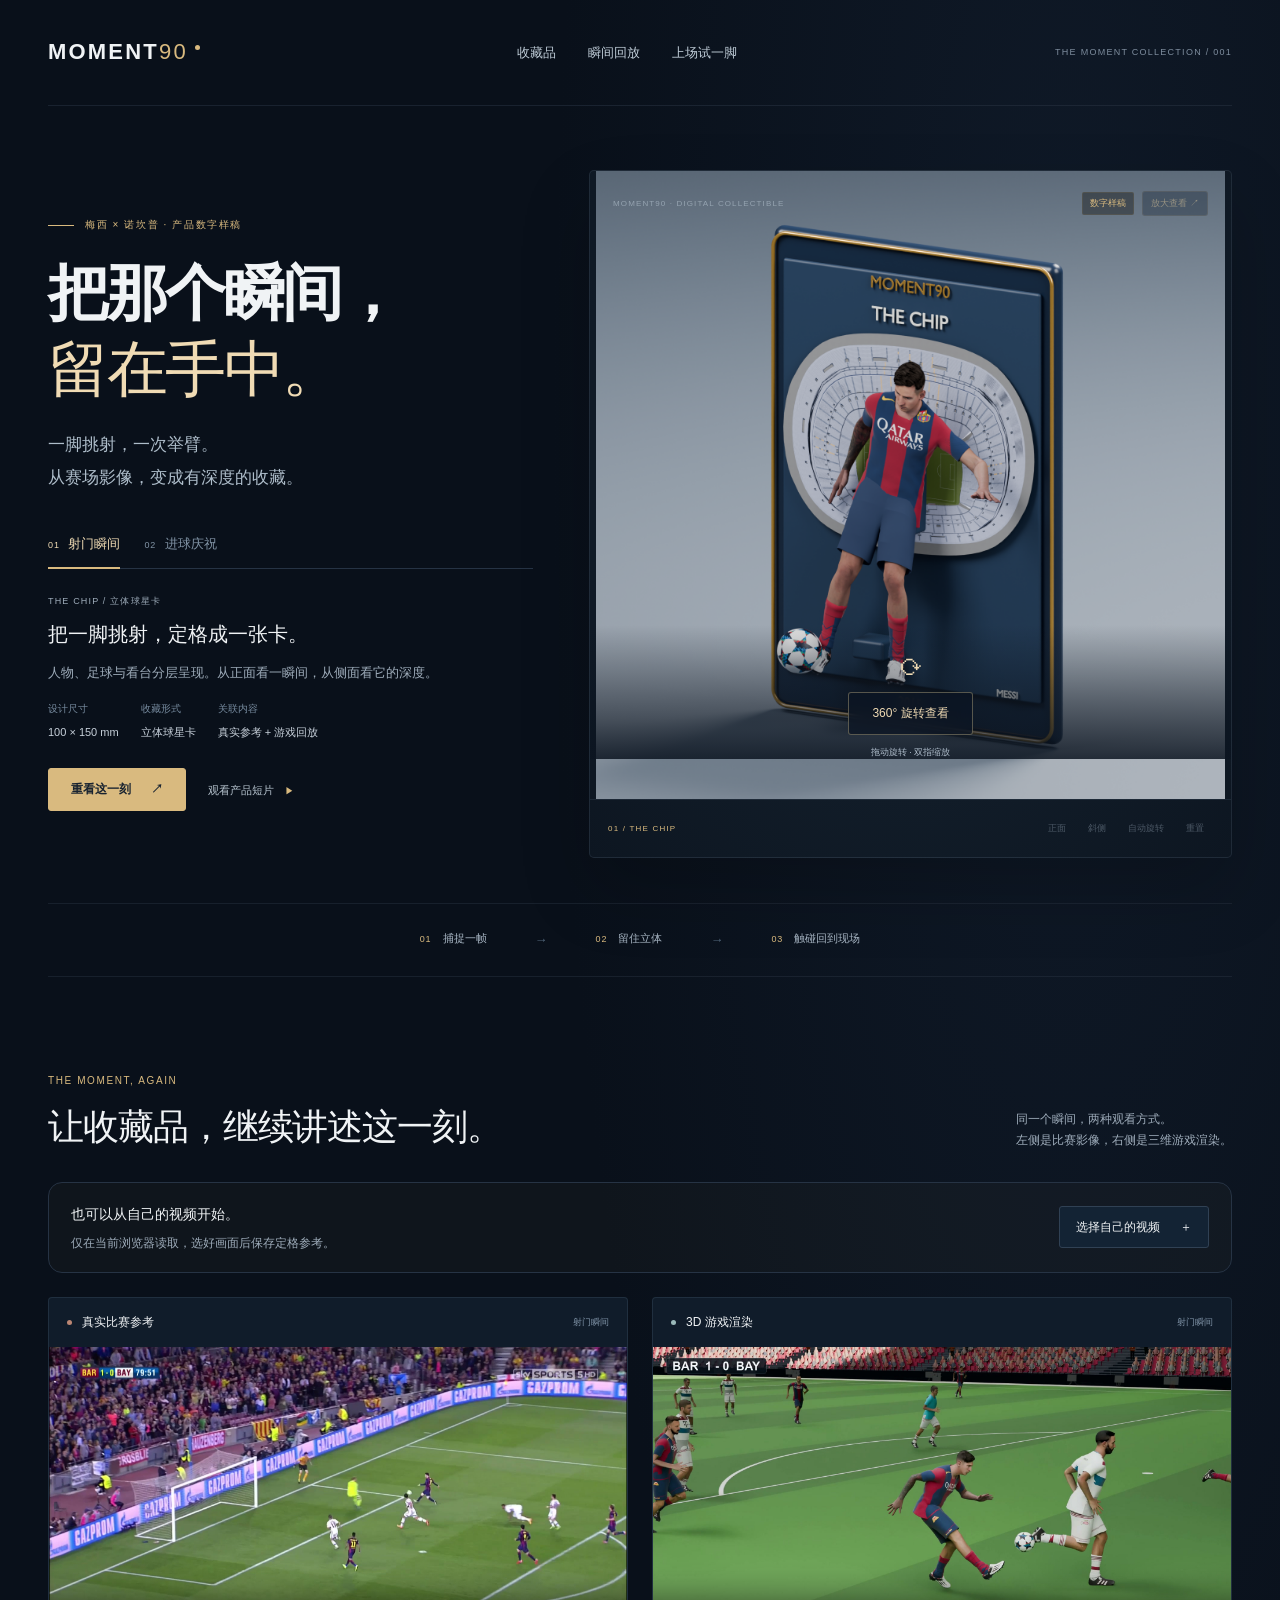
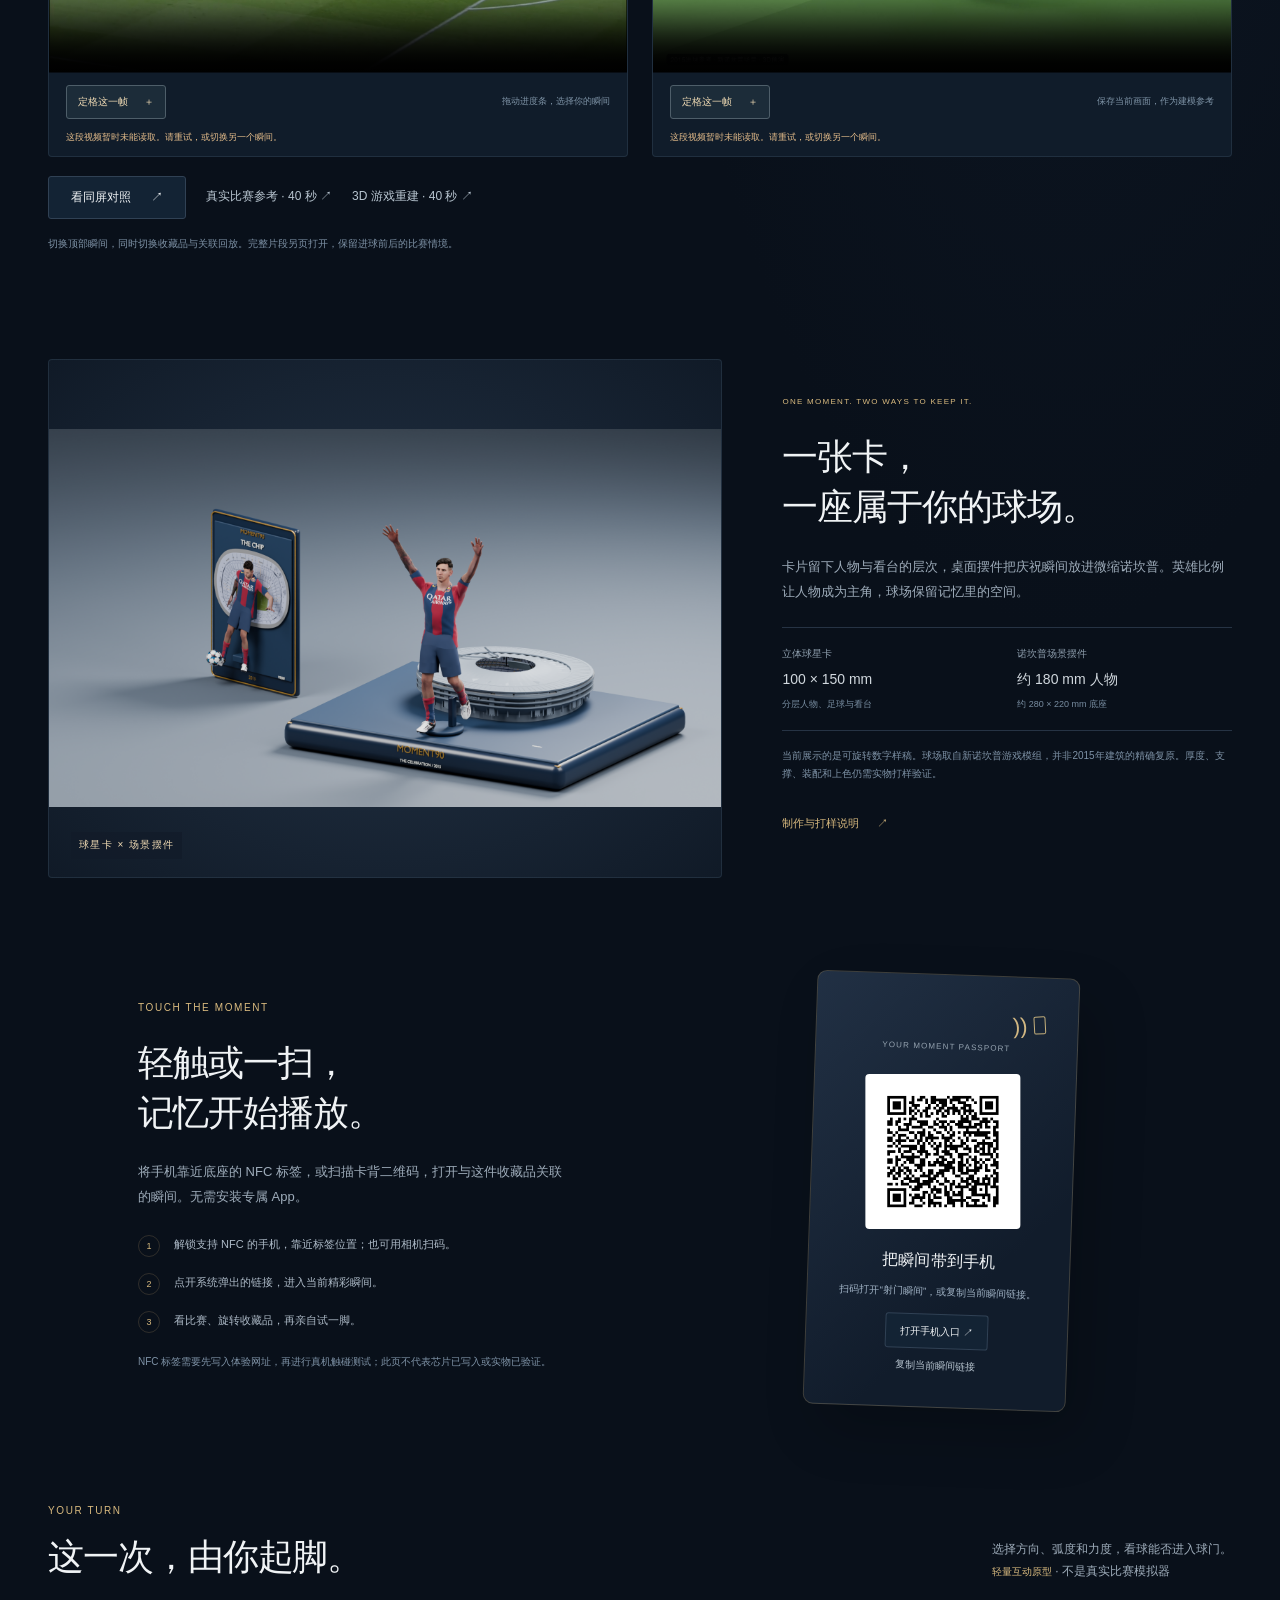
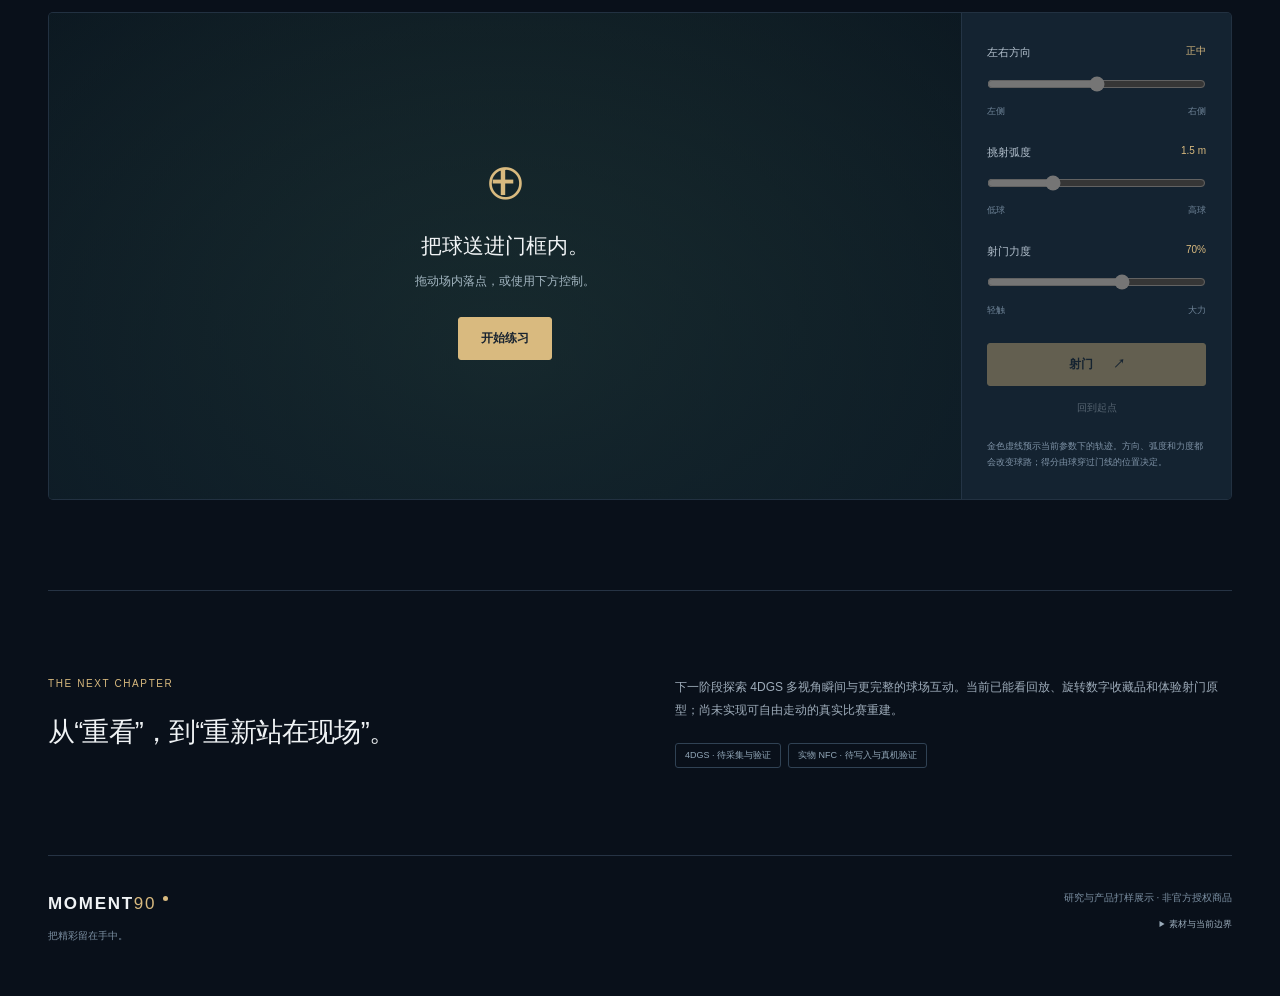
<file: index.html>
<!doctype html>
<html lang="zh-CN">
<head>
  <meta charset="utf-8">
  <meta name="viewport" content="width=device-width, initial-scale=1">
  <meta name="theme-color" content="#09101a">
  <meta name="description" content="从梅西进球的一帧，到可以旋转查看、触碰回放的诺坎普立体收藏品。Moment90 产品数字样稿。">
  <title>Moment90 · 把精彩留在手中</title>
  <link rel="icon" href="data:,">
  <link rel="stylesheet" href="styles.css">
  <script type="importmap">{"imports":{"three":"./lib/three.module.js","three/addons/":"./lib/addons/"}}</script>
</head>
<body>
  <a class="skip-link" href="#collection">跳到产品展示</a>
  <header class="site-header shell">
    <a class="brand" href="./" aria-label="Moment90 首页">MOMENT<span>90</span><i></i></a>
    <nav aria-label="主导航"><a href="#collection">收藏品</a><a href="#replay">瞬间回放</a><a href="#play">上场试一脚</a></nav>
    <span class="edition">THE MOMENT COLLECTION / 001</span>
  </header>

  <main>
    <section class="hero shell" id="collection" aria-labelledby="hero-title">
      <div class="hero-copy">
        <p class="eyebrow"><span class="gold-line"></span>梅西 × 诺坎普 · 产品数字样稿</p>
        <h1 id="hero-title">把那个瞬间，<br><em>留在手中。</em></h1>
        <p class="lead">一脚挑射，一次举臂。<br>从赛场影像，变成有深度的收藏。</p>
        <div class="moment-tabs" role="group" aria-label="选择精彩瞬间">
          <button type="button" data-moment="chip" aria-pressed="true"><span>01</span> 射门瞬间</button>
          <button type="button" data-moment="celebration" aria-pressed="false"><span>02</span> 进球庆祝</button>
        </div>
        <div class="product-copy" aria-live="polite">
          <p id="product-series" class="product-series">THE CHIP / 立体球星卡</p>
          <h2 id="product-name">把一脚挑射，定格成一张卡。</h2>
          <p id="product-description">人物、足球与看台分层呈现。从正面看一瞬间，从侧面看它的深度。</p>
          <dl class="specs"><div><dt>设计尺寸</dt><dd id="product-size">100 × 150 mm</dd></div><div><dt>收藏形式</dt><dd id="product-format">立体球星卡</dd></div><div><dt>关联内容</dt><dd>真实参考 + 游戏回放</dd></div></dl>
        </div>
        <div class="hero-actions"><a class="primary button" href="#replay">重看这一刻 <span>↗</span></a><button class="text-button" id="open-film" type="button" disabled title="产品短片正在制作，完成后此处可观看">产品短片制作中</button></div>
        <p id="entry-notice" class="entry-notice" hidden></p>
      </div>
      <div class="product-stage" id="product-stage">
        <div class="stage-top"><span class="tiny-label">MOMENT90 · DIGITAL COLLECTIBLE</span><div class="stage-tags"><span class="sample-tag">数字样稿</span><button id="view-fullscreen" type="button" disabled>放大查看 ↗</button></div></div>
        <div class="stage-media" id="model-wrap">
          <img id="product-poster" src="renders/hero-card.png" alt="梅西射门立体球星卡的三维渲染效果" fetchpriority="high">
          <div class="poster-unavailable" id="poster-unavailable" hidden><span class="outline-number">10</span><p>收藏品预览暂未载入</p><button type="button" id="retry-poster">重试效果图</button></div>
          <div class="model-overlay" id="model-overlay"><span class="orbit-symbol" aria-hidden="true">⟳</span><button class="button glass" id="load-model" type="button">360° 旋转查看</button><p>拖动旋转 · 双指缩放</p></div>
          <div id="model-status" role="status" aria-live="polite" hidden></div>
          <div class="model-recovery" id="model-recovery" hidden><button type="button" class="button" id="retry-model">重新载入</button><button type="button" class="text-button" id="show-poster">看效果图</button></div>
        </div>
        <div class="stage-bottom"><span id="stage-caption">01 / THE CHIP</span><div class="viewer-controls" aria-label="三维查看控制"><button id="view-front" type="button" disabled>正面</button><button id="view-angle" type="button" disabled>斜侧</button><button id="auto-rotate" type="button" aria-pressed="false" disabled>自动旋转</button><button id="view-reset" type="button" disabled>重置</button></div></div>
      </div>
    </section>

    <div class="journey-strip shell" aria-label="产品流程"><span><b>01</b> 捕捉一帧</span><i>→</i><span><b>02</b> 留住立体</span><i>→</i><span><b>03</b> 触碰回到现场</span></div>

    <section class="section replay-section shell" id="replay" aria-labelledby="replay-title">
      <div class="section-heading"><div><p class="eyebrow">THE MOMENT, AGAIN</p><h2 id="replay-title">让收藏品，继续讲述这一刻。</h2></div><p id="replay-description">同一个瞬间，两种观看方式。<br>左侧是比赛影像，右侧是三维游戏渲染。</p></div>
      <div class="local-video-tools"><div><strong>也可以从自己的视频开始。</strong><p>仅在当前浏览器读取，选好画面后保存定格参考。</p></div><div><label class="button subtle file-choice" for="local-video-file">选择自己的视频 <span>＋</span><input id="local-video-file" type="file" accept="video/*"></label><button class="text-button" id="restore-reference" type="button" hidden>恢复精选比赛片段</button></div></div>
      <div class="replay-grid">
        <article class="film-card"><div class="film-label"><span class="dot live"></span><h3 id="real-video-title">真实比赛参考</h3><span id="real-scene-label">射门瞬间</span></div><video id="real-video" controls playsinline preload="none" poster="media/real-shot.jpg" src="media/shot-real.mp4" aria-label="真实比赛参考视频"></video><div class="capture-tools"><button type="button" class="capture-button" data-capture="real">定格这一帧 <span>＋</span></button><span>拖动进度条，选择你的瞬间</span></div><p id="real-media-status" class="media-status">原比赛片段 · 来源信息见页面下方</p></article>
        <article class="film-card"><div class="film-label"><span class="dot digital"></span><h3>3D 游戏渲染</h3><span id="game-scene-label">射门瞬间</span></div><video id="game-video" controls playsinline preload="none" poster="media/game-shot.jpg" src="media/game-moment.mp4" aria-label="三维游戏渲染视频"></video><div class="capture-tools"><button type="button" class="capture-button" data-capture="game">定格这一帧 <span>＋</span></button><span>保存当前画面，作为建模参考</span></div><p id="game-media-status" class="media-status">参考动作复原 · 尚非写实或 4DGS 成片</p></article>
      </div>
      <div id="capture-result" class="capture-result" hidden aria-live="polite"><img id="capture-preview" alt="从当前视频实际截取的定格参考"><div><p class="eyebrow">YOUR FRAME</p><h3 id="capture-title">你的定格参考</h3><p id="capture-description"></p><div class="capture-actions"><a id="download-capture" class="button subtle" download>下载定格 PNG ↓</a><a href="#collection" class="text-button">查看已精修的精选瞬间 ↗</a></div><p class="quiet-note">此操作真实截取视频当前帧。上方3D收藏品为预制精选模型；任意新定格仍需进入后续建模与精修流程。</p></div></div>
      <div class="replay-tools"><button class="button subtle" id="compare-film" type="button">看同屏对照 <span>↗</span></button><a class="text-button" href="media/reference-real-40s.mp4" target="_blank" rel="noopener">真实比赛参考 · 40 秒 ↗</a><a class="text-button" href="media/reference-game-40s.mp4" target="_blank" rel="noopener">3D 游戏重建 · 40 秒 ↗</a></div><p class="quiet-note">切换顶部瞬间，同时切换收藏品与关联回放。完整片段另页打开，保留进球前后的比赛情境。</p>
    </section>

    <section class="section shell physical-section" aria-labelledby="physical-title">
      <div class="pair-picture"><img src="renders/pair.png" alt="梅西立体球星卡与诺坎普场景摆件的产品组合渲染" loading="lazy"><span>球星卡 × 场景摆件</span></div>
      <div class="physical-copy"><p class="eyebrow">ONE MOMENT. TWO WAYS TO KEEP IT.</p><h2 id="physical-title">一张卡，<br>一座属于你的球场。</h2><p>卡片留下人物与看台的层次，桌面摆件把庆祝瞬间放进微缩诺坎普。英雄比例让人物成为主角，球场保留记忆里的空间。</p><div class="physical-facts"><div><span>立体球星卡</span><strong>100 × 150 mm</strong><small>分层人物、足球与看台</small></div><div><span>诺坎普场景摆件</span><strong>约 180 mm 人物</strong><small>约 280 × 220 mm 底座</small></div></div><p class="quiet-note">当前展示的是可旋转数字样稿。球场取自新诺坎普游戏模组，并非2015年建筑的精确复原。厚度、支撑、装配和上色仍需实物打样验证。</p><a class="text-button production-guide" href="delivery/制作与打样说明.html">制作与打样说明 <span>↗</span></a></div>
    </section>

    <section class="section shell touch-section" id="touch" aria-labelledby="touch-title">
      <div class="touch-copy"><p class="eyebrow">TOUCH THE MOMENT</p><h2 id="touch-title">轻触或一扫，<br>记忆开始播放。</h2><p>将手机靠近底座的 NFC 标签，或扫描卡背二维码，打开与这件收藏品关联的瞬间。无需安装专属 App。</p><ol class="touch-steps"><li><span>1</span>解锁支持 NFC 的手机，靠近标签位置；也可用相机扫码。</li><li><span>2</span>点开系统弹出的链接，进入当前精彩瞬间。</li><li><span>3</span>看比赛、旋转收藏品，再亲自试一脚。</li></ol><p class="quiet-note">NFC 标签需要先写入体验网址，再进行真机触碰测试；此页不代表芯片已写入或实物已验证。</p></div>
      <div class="access-card"><div class="nfc-mark" aria-hidden="true"><span>))</span><i></i></div><span class="tiny-label">YOUR MOMENT PASSPORT</span><div class="qr-frame"><img id="experience-qr" alt="Moment90 手机体验入口二维码" src="assets/experience-qr.png" loading="lazy"><p id="qr-pending" hidden>手机入口正在绑定</p></div><strong>把瞬间带到手机</strong><p id="share-status" role="status">体验入口待绑定</p><a class="button subtle" id="open-phone-link" hidden target="_blank" rel="noopener noreferrer">打开手机入口 ↗</a><button class="text-button" id="copy-link" type="button" disabled>复制当前瞬间链接</button></div>
    </section>

    <section class="section shell play-section" id="play" aria-labelledby="play-title">
      <div class="section-heading"><div><p class="eyebrow">YOUR TURN</p><h2 id="play-title">这一次，由你起脚。</h2></div><p>选择方向、弧度和力度，看球能否进入球门。<br><span class="prototype">轻量互动原型</span> · 不是真实比赛模拟器</p></div>
      <div class="game-layout"><div class="game-view" id="game-wrap"><div class="game-start" id="game-start"><span class="field-icon" aria-hidden="true">⊕</span><h3>把球送进门框内。</h3><p>拖动场内落点，或使用下方控制。</p><button class="button primary" id="start-game" type="button">开始练习</button></div><div id="game-score" class="game-score" hidden><span>进球 <b id="goal-count">0</b></span><span>尝试 <b id="shot-count">0</b></span></div><div id="game-result" class="game-result" role="status" aria-live="polite" hidden></div><div id="game-error" hidden role="status">当前设备无法启动互动球场，请换一台支持三维显示的设备。</div></div><div class="game-panel"><label for="aim-x">左右方向 <output id="aim-x-label">正中</output></label><input id="aim-x" type="range" min="-5" max="5" step="0.1" value="0" disabled><div class="range-ends"><span>左侧</span><span>右侧</span></div><label for="aim-height">挑射弧度 <output id="aim-height-label">1.5 m</output></label><input id="aim-height" type="range" min="0.3" max="4.5" step="0.1" value="1.5" disabled><div class="range-ends"><span>低球</span><span>高球</span></div><label for="power">射门力度 <output id="power-label">70%</output></label><input id="power" type="range" min="20" max="100" step="1" value="70" disabled><div class="range-ends"><span>轻触</span><span>大力</span></div><button class="button primary" id="shoot" type="button" disabled>射门 <span>↗</span></button><button class="text-button" id="reset-game" type="button" disabled>回到起点</button><p class="quiet-note">金色虚线预示当前参数下的轨迹。方向、弧度和力度都会改变球路；得分由球穿过门线的位置决定。</p></div></div>
    </section>

    <section class="section shell future-section"><div><p class="eyebrow">THE NEXT CHAPTER</p><h2>从“重看”，到“重新站在现场”。</h2></div><div><p>下一阶段探索 4DGS 多视角瞬间与更完整的球场互动。当前已能看回放、旋转数字收藏品和体验射门原型；尚未实现可自由走动的真实比赛重建。</p><span class="future-tag">4DGS · 待采集与验证</span><span class="future-tag">实物 NFC · 待写入与真机验证</span></div></section>
  </main>

  <footer class="site-footer shell"><div><a class="brand" href="./">MOMENT<span>90</span><i></i></a><p>把精彩留在手中。</p></div><div class="footer-notes"><p>研究与产品打样展示 · 非官方授权商品</p><details><summary>素材与当前边界</summary><p id="source-note">真实视频用于比赛参考；游戏渲染与人物、球场数字资产经过改造用于产品研究。素材出处及权利状态以交付清单为准，未据此取得商用授权。人物动作、表情和部分接地关系仍需打磨。</p><p>这一版本展示预先生成的模型与视频，不会把每次访问描述为实时生成。二维码打开网页不等于 NFC 芯片已完成写入。</p><a href="evidence/media-provenance.json" target="_blank" rel="noopener">查看素材记录 ↗</a></details></div></footer>

  <dialog id="viewer-dialog" aria-label="放大查看数字收藏品"></dialog>
  <dialog id="film-dialog" aria-labelledby="dialog-title"><div class="dialog-bar"><h2 id="dialog-title">Moment90 产品短片</h2><button id="close-dialog" type="button" aria-label="关闭视频">×</button></div><video id="dialog-video" controls playsinline preload="none" aria-label="产品展示与对照片"></video><p id="dialog-status" role="status"></p></dialog>
  <noscript><div class="noscript">打开 JavaScript 后可旋转模型和进行射门练习。视频与产品效果图仍可直接观看。</div></noscript>
  <script type="module" src="app.js"></script>
</body>
</html>
</file>
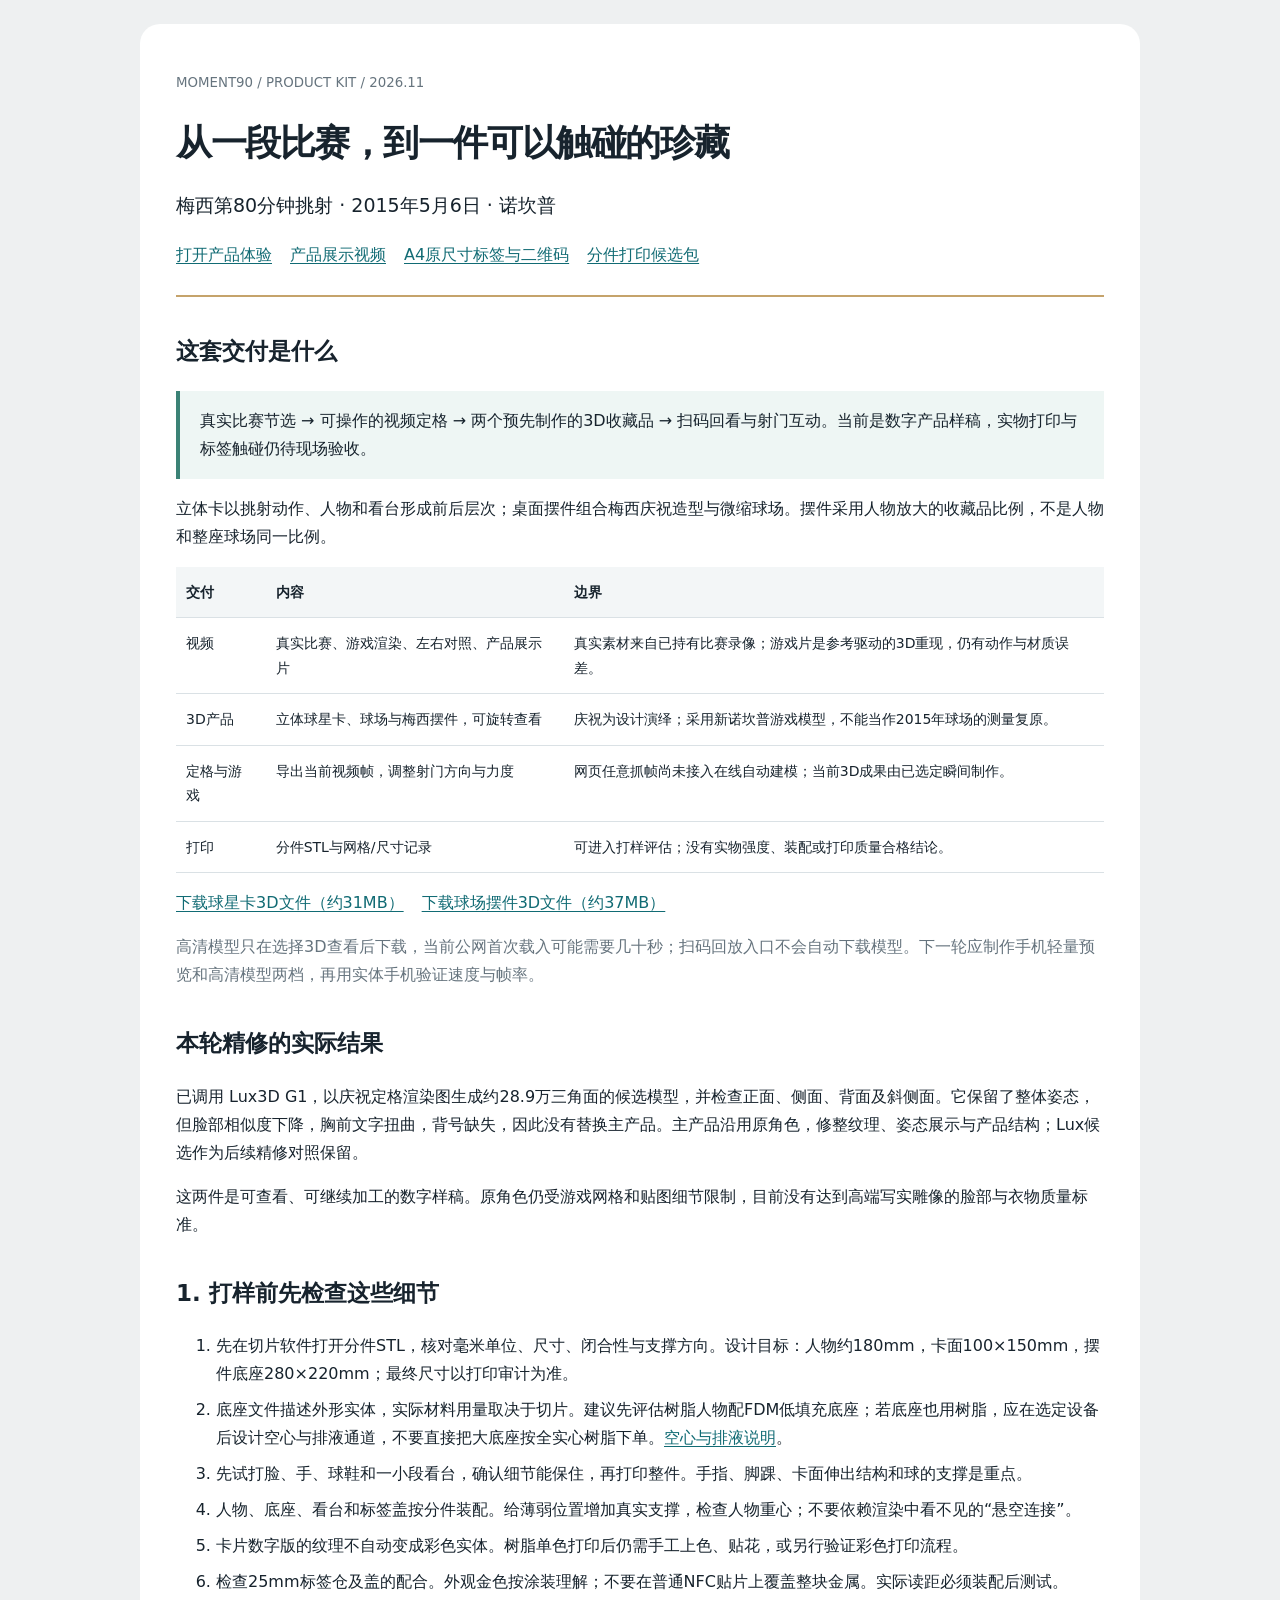
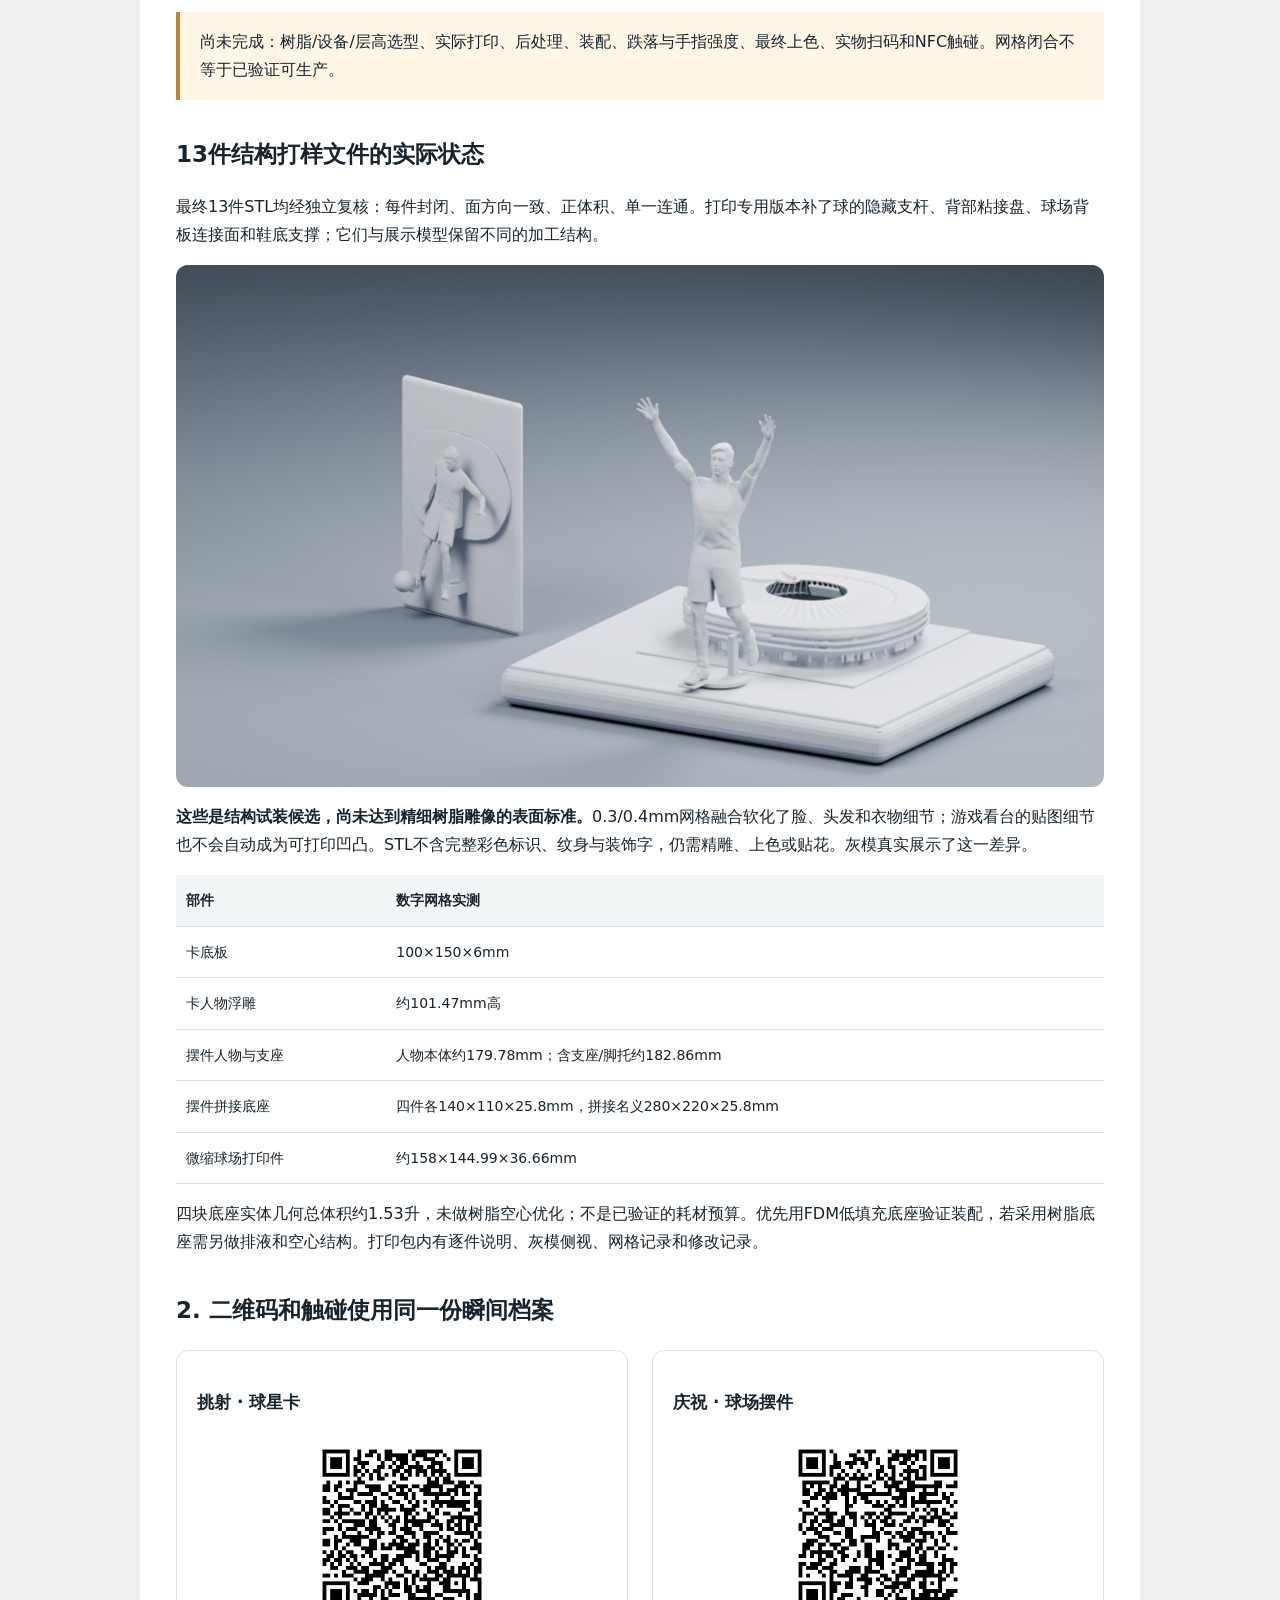
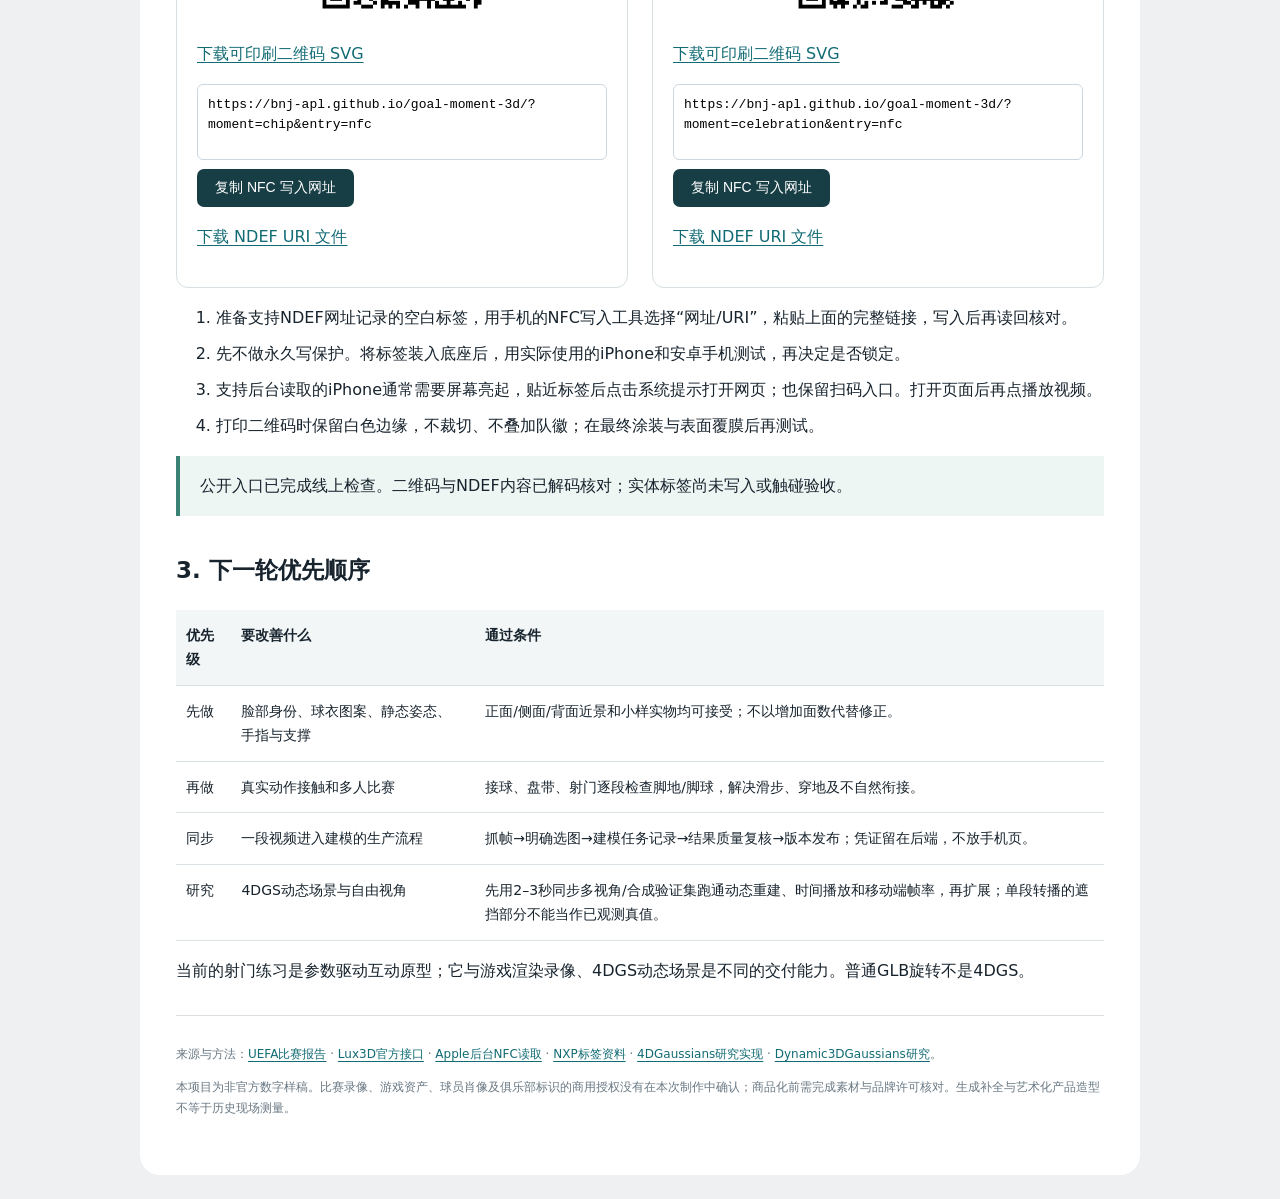
<file: delivery/制作与打样说明.html>
<!doctype html><html lang="zh-CN"><meta charset="utf-8"><meta name="viewport" content="width=device-width,initial-scale=1"><title>MOMENT90 · 制作与打样说明</title><style>
:root{color-scheme:light}*{box-sizing:border-box}body{margin:0;background:#eef0f1;color:#17232d;font:16px/1.75 system-ui,-apple-system,"PingFang SC",sans-serif}main{max-width:1000px;padding:44px 36px;margin:24px auto;background:white;border-radius:20px}header{border-bottom:2px solid #c5a36b;padding-bottom:26px}small,.muted{color:#66747e}h1{font-size:36px;line-height:1.25;letter-spacing:-.04em}h2{font-size:23px;margin-top:34px}h3{font-size:17px}a{color:#116b74;text-underline-offset:3px}.lead{font-size:19px}.grid{display:grid;grid-template-columns:1fr 1fr;gap:24px}.box{border:1px solid #d7dfe3;border-radius:12px;padding:20px}.state{background:#eef6f4;padding:16px 20px;border-left:4px solid #3b8276}.pending{background:#fff6e6;padding:16px 20px;border-left:4px solid #ba8a32}table{width:100%;border-collapse:collapse;font-size:14px}th,td{text-align:left;vertical-align:top;border-bottom:1px solid #dae1e5;padding:13px 10px}th{background:#f3f6f7}img.qr{width:190px;height:190px;display:block;margin:12px auto}code{overflow-wrap:anywhere;font-size:13px}li{margin:8px 0}button{padding:10px 18px;background:#173e45;color:white;border:0;border-radius:7px;font-size:14px;cursor:pointer}textarea{width:100%;height:76px;font:13px/1.5 monospace;padding:10px;border:1px solid #cbd6dd;border-radius:6px;resize:none}.links{display:flex;gap:18px;flex-wrap:wrap}.foot{font-size:12px;color:#697883;margin-top:30px;border-top:1px solid #ddd;padding-top:16px}@media(max-width:650px){main{margin:0;border-radius:0;padding:28px 18px}.grid{grid-template-columns:1fr}h1{font-size:30px}table{font-size:12px}th,td{padding:8px 5px}}@media print{body{background:white}main{margin:0;padding:0}button{display:none}a{color:inherit}.box,table,.pending{break-inside:avoid}}
</style><main><header><small>MOMENT90 / PRODUCT KIT / 2026.11</small><h1>从一段比赛，到一件可以触碰的珍藏</h1><p class="lead">梅西第80分钟挑射 · 2015年5月6日 · 诺坎普</p><div class="links"><a href="../index.html">打开产品体验</a><a id="film-link" data-href="../media/product-film.mp4" aria-disabled="true">产品展示视频制作中</a><a href="标签与二维码-1比1.html">A4原尺寸标签与二维码</a><a id="print-link" data-href="print-samples.zip" aria-disabled="true">打印文件整理中</a></div></header>
<section><h2>这套交付是什么</h2><div class="state">真实比赛节选 → 可操作的视频定格 → 两个预先制作的3D收藏品 → 扫码回看与射门互动。当前是数字产品样稿，实物打印与标签触碰仍待现场验收。</div><p>立体卡以挑射动作、人物和看台形成前后层次；桌面摆件组合梅西庆祝造型与微缩球场。摆件采用人物放大的收藏品比例，不是人物和整座球场同一比例。</p><table><tr><th>交付</th><th>内容</th><th>边界</th></tr><tr><td>视频</td><td>真实比赛、游戏渲染、左右对照、产品展示片</td><td>真实素材来自已持有比赛录像；游戏片是参考驱动的3D重现，仍有动作与材质误差。</td></tr><tr><td>3D产品</td><td>立体球星卡、球场与梅西摆件，可旋转查看</td><td>庆祝为设计演绎；采用新诺坎普游戏模型，不能当作2015年球场的测量复原。</td></tr><tr><td>定格与游戏</td><td>导出当前视频帧，调整射门方向与力度</td><td>网页任意抓帧尚未接入在线自动建模；当前3D成果由已选定瞬间制作。</td></tr><tr><td>打印</td><td>分件STL与网格/尺寸记录</td><td>可进入打样评估；没有实物强度、装配或打印质量合格结论。</td></tr></table></section>
<p class="links"><a href="../assets/card-shot.glb" download="Moment90-射门立体卡.glb">下载球星卡3D文件（约31MB）</a><a href="../assets/diorama-celebration.glb" download="Moment90-庆祝球场摆件.glb">下载球场摆件3D文件（约37MB）</a></p><p class="muted">高清模型只在选择3D查看后下载，当前公网首次载入可能需要几十秒；扫码回放入口不会自动下载模型。下一轮应制作手机轻量预览和高清模型两档，再用实体手机验证速度与帧率。</p><section><h2>本轮精修的实际结果</h2><p>已调用 Lux3D G1，以庆祝定格渲染图生成约28.9万三角面的候选模型，并检查正面、侧面、背面及斜侧面。它保留了整体姿态，但脸部相似度下降，胸前文字扭曲，背号缺失，因此没有替换主产品。主产品沿用原角色，修整纹理、姿态展示与产品结构；Lux候选作为后续精修对照保留。</p><p>这两件是可查看、可继续加工的数字样稿。原角色仍受游戏网格和贴图细节限制，目前没有达到高端写实雕像的脸部与衣物质量标准。</p></section><section><h2>1. 打样前先检查这些细节</h2><ol><li>先在切片软件打开分件STL，核对毫米单位、尺寸、闭合性与支撑方向。设计目标：人物约180mm，卡面100×150mm，摆件底座280×220mm；最终尺寸以打印审计为准。</li><li>底座文件描述外形实体，实际材料用量取决于切片。建议先评估树脂人物配FDM低填充底座；若底座也用树脂，应在选定设备后设计空心与排液通道，不要直接把大底座按全实心树脂下单。<a href="https://formlabs.com/support/Hollowing-models-in-PreForm/">空心与排液说明</a>。</li><li>先试打脸、手、球鞋和一小段看台，确认细节能保住，再打印整件。手指、脚踝、卡面伸出结构和球的支撑是重点。</li><li>人物、底座、看台和标签盖按分件装配。给薄弱位置增加真实支撑，检查人物重心；不要依赖渲染中看不见的“悬空连接”。</li><li>卡片数字版的纹理不自动变成彩色实体。树脂单色打印后仍需手工上色、贴花，或另行验证彩色打印流程。</li><li>检查25mm标签仓及盖的配合。外观金色按涂装理解；不要在普通NFC贴片上覆盖整块金属。实际读距必须装配后测试。</li></ol><div class="pending">尚未完成：树脂/设备/层高选型、实际打印、后处理、装配、跌落与手指强度、最终上色、实物扫码和NFC触碰。网格闭合不等于已验证可生产。</div></section>
<section><h2>13件结构打样文件的实际状态</h2><p>最终13件STL均经独立复核：每件封闭、面方向一致、正体积、单一连通。打印专用版本补了球的隐藏支杆、背部粘接盘、球场背板连接面和鞋底支撑；它们与展示模型保留不同的加工结构。</p><img src="../renders/print-assembly.png" alt="13件结构打样模型组装灰模，尚未实体打印" style="display:block;width:100%;height:auto;border-radius:12px"><p><strong>这些是结构试装候选，尚未达到精细树脂雕像的表面标准。</strong>0.3/0.4mm网格融合软化了脸、头发和衣物细节；游戏看台的贴图细节也不会自动成为可打印凹凸。STL不含完整彩色标识、纹身与装饰字，仍需精雕、上色或贴花。灰模真实展示了这一差异。</p><table><tr><th>部件</th><th>数字网格实测</th></tr><tr><td>卡底板</td><td>100×150×6mm</td></tr><tr><td>卡人物浮雕</td><td>约101.47mm高</td></tr><tr><td>摆件人物与支座</td><td>人物本体约179.78mm；含支座/脚托约182.86mm</td></tr><tr><td>摆件拼接底座</td><td>四件各140×110×25.8mm，拼接名义280×220×25.8mm</td></tr><tr><td>微缩球场打印件</td><td>约158×144.99×36.66mm</td></tr></table><p>四块底座实体几何总体积约1.53升，未做树脂空心优化；不是已验证的耗材预算。优先用FDM低填充底座验证装配，若采用树脂底座需另做排液和空心结构。打印包内有逐件说明、灰模侧视、网格记录和修改记录。</p></section><section><h2>2. 二维码和触碰使用同一份瞬间档案</h2><div class="grid"><article class="box"><h3>挑射 · 球星卡</h3><img class="qr" src="../assets/experience-qr.png" alt="挑射瞬间二维码"><p><a href="../assets/experience-qr.svg" download>下载可印刷二维码 SVG</a></p><textarea readonly id="chip">https://bnj-apl.github.io/goal-moment-3d/?moment=chip&amp;entry=nfc</textarea><button onclick="copy('chip',this)">复制 NFC 写入网址</button><p><a href="nfc-chip.ndef" download>下载 NDEF URI 文件</a></p></article><article class="box"><h3>庆祝 · 球场摆件</h3><img class="qr" src="../assets/celebration-qr.png" alt="庆祝瞬间二维码"><p><a href="../assets/celebration-qr.svg" download>下载可印刷二维码 SVG</a></p><textarea readonly id="celebration">https://bnj-apl.github.io/goal-moment-3d/?moment=celebration&amp;entry=nfc</textarea><button onclick="copy('celebration',this)">复制 NFC 写入网址</button><p><a href="nfc-celebration.ndef" download>下载 NDEF URI 文件</a></p></article></div><ol><li>准备支持NDEF网址记录的空白标签，用手机的NFC写入工具选择“网址/URI”，粘贴上面的完整链接，写入后再读回核对。</li><li>先不做永久写保护。将标签装入底座后，用实际使用的iPhone和安卓手机测试，再决定是否锁定。</li><li>支持后台读取的iPhone通常需要屏幕亮起，贴近标签后点击系统提示打开网页；也保留扫码入口。打开页面后再点播放视频。</li><li>打印二维码时保留白色边缘，不裁切、不叠加队徽；在最终涂装与表面覆膜后再测试。</li></ol><p id="web-state" class="pending">公开网址验收状态：读取中。此处的文件正确不代表实体标签已写入。</p></section>
<section><h2>3. 下一轮优先顺序</h2><table><tr><th>优先级</th><th>要改善什么</th><th>通过条件</th></tr><tr><td>先做</td><td>脸部身份、球衣图案、静态姿态、手指与支撑</td><td>正面/侧面/背面近景和小样实物均可接受；不以增加面数代替修正。</td></tr><tr><td>再做</td><td>真实动作接触和多人比赛</td><td>接球、盘带、射门逐段检查脚地/脚球，解决滑步、穿地及不自然衔接。</td></tr><tr><td>同步</td><td>一段视频进入建模的生产流程</td><td>抓帧→明确选图→建模任务记录→结果质量复核→版本发布；凭证留在后端，不放手机页。</td></tr><tr><td>研究</td><td>4DGS动态场景与自由视角</td><td>先用2–3秒同步多视角/合成验证集跑通动态重建、时间播放和移动端帧率，再扩展；单段转播的遮挡部分不能当作已观测真值。</td></tr></table><p>当前的射门练习是参数驱动互动原型；它与游戏渲染录像、4DGS动态场景是不同的交付能力。普通GLB旋转不是4DGS。</p></section>
<footer class="foot"><p>来源与方法：<a href="https://www.uefa.com/uefachampionsleague/news/0221-0e909116af7b-fe3ef95b6374-1000--messi-double-puts-barca-in-control-against-bayern/">UEFA比赛报告</a> · <a href="https://labs.aholo.ai/api-docs/en/sdk/python">Lux3D官方接口</a> · <a href="https://developer.apple.com/documentation/CoreNFC/adding-support-for-background-tag-reading">Apple后台NFC读取</a> · <a href="https://www.nxp.com/docs/en/data-sheet/NTAG213_215_216.pdf">NXP标签资料</a> · <a href="https://github.com/hustvl/4DGaussians">4DGaussians研究实现</a> · <a href="https://dynamic3dgaussians.github.io/">Dynamic3DGaussians研究</a>。</p><p>本项目为非官方数字样稿。比赛录像、游戏资产、球员肖像及俱乐部标识的商用授权没有在本次制作中确认；商品化前需完成素材与品牌许可核对。生成补全与艺术化产品造型不等于历史现场测量。</p></footer></main><script>async function checkDownload(id,label){let a=document.getElementById(id);try{let r=await fetch(a.dataset.href,{method:"HEAD",cache:"no-store"});if(r.ok){a.href=a.dataset.href;a.textContent=label;a.removeAttribute("aria-disabled")}}catch(e){}}checkDownload("film-link","产品展示视频");checkDownload("print-link","分件打印候选包");setInterval(()=>{checkDownload("film-link","产品展示视频");checkDownload("print-link","分件打印候选包")},30000);async function copy(id,b){let t=document.getElementById(id);try{await navigator.clipboard.writeText(t.value);b.textContent='已复制'}catch(e){t.select();b.textContent='已选中，请复制'}}fetch('../product-contract.json').then(r=>r.json()).then(d=>{let e=document.getElementById('web-state');e.textContent=d.experience?.verified?'公开入口已完成线上检查。二维码与NDEF内容已解码核对；实体标签尚未写入或触碰验收。':'公开入口尚待上线核验；二维码地址已预留，当前请使用本地产品预览。实体标签尚未写入。';e.className=d.experience?.verified?'state':'pending'}).catch(()=>{document.getElementById('web-state').textContent='离线查看说明：请联网打开产品入口确认可访问。实体标签尚未写入。'})</script></html>
</file>
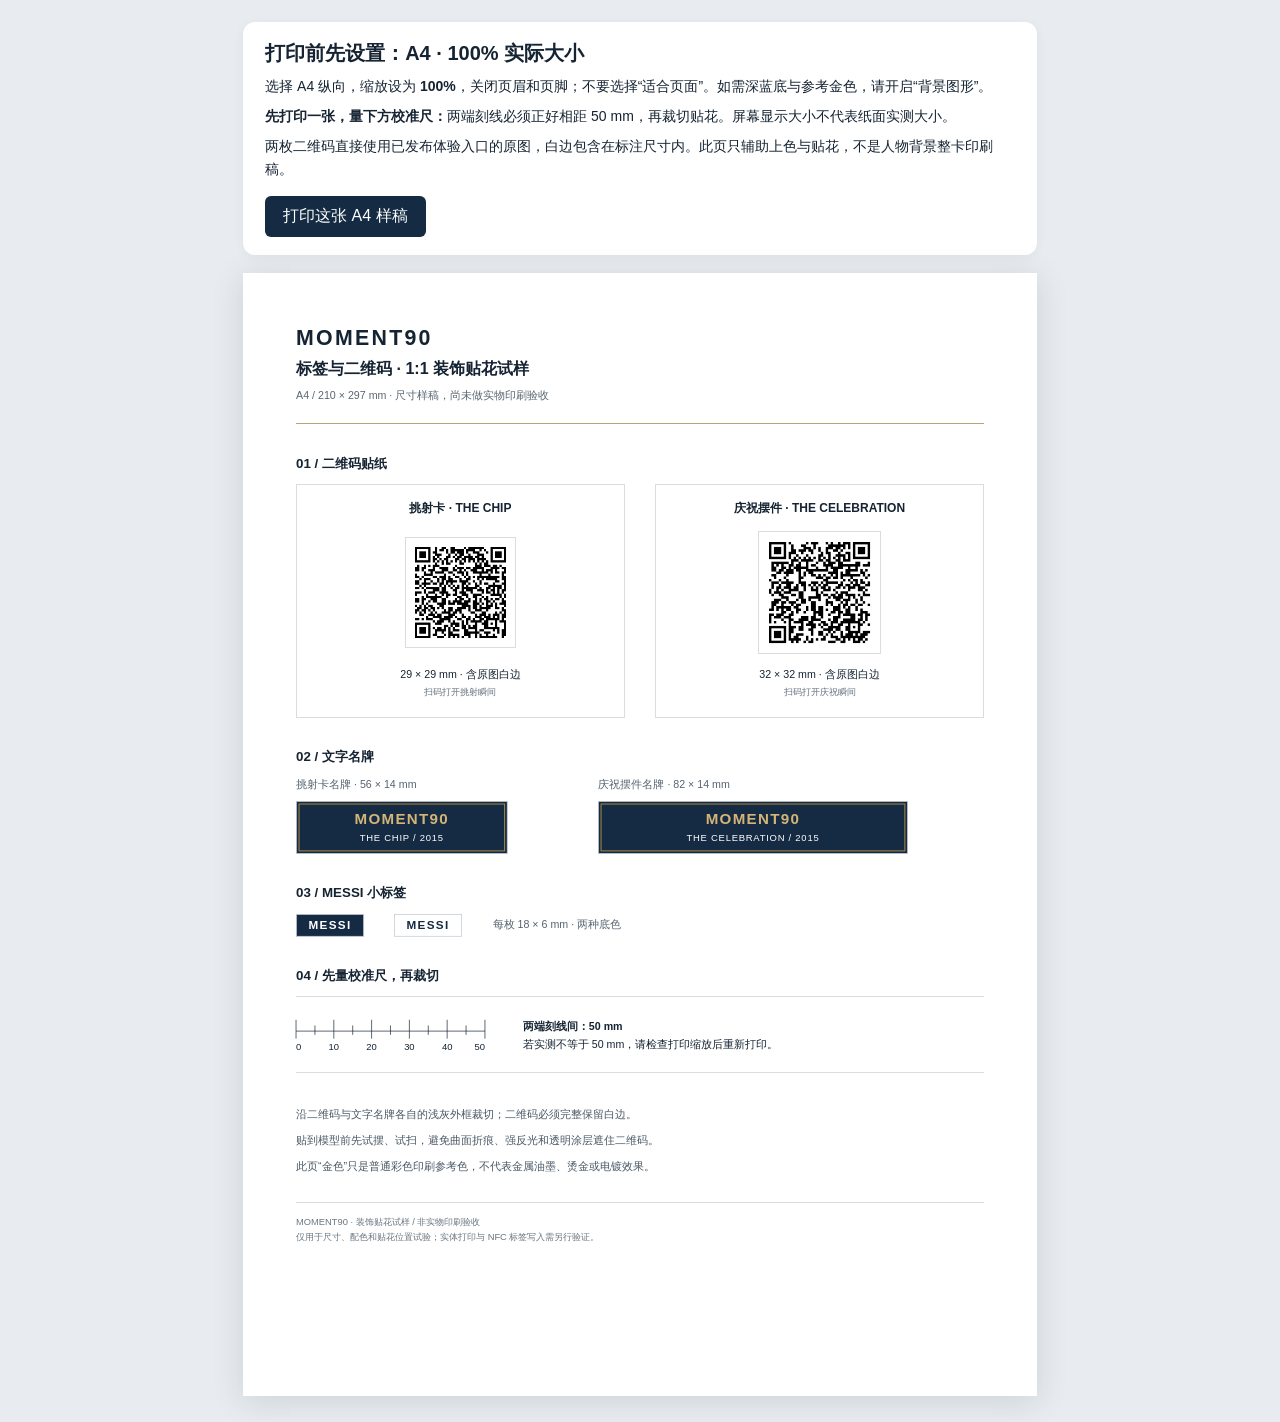
<file: delivery/标签与二维码-1比1.html>
<!doctype html>
<html lang="zh-CN">
<head>
<meta charset="utf-8">
<meta name="viewport" content="width=device-width, initial-scale=1">
<title>MOMENT90 · 标签与二维码 · 1:1 A4 贴花试样</title>
<style>
  :root { color-scheme: light; font-family: Arial, "PingFang SC", "Microsoft YaHei", sans-serif; color: #152332; }
  * { box-sizing: border-box; }
  body { margin: 0; background: #e8ecf0; }
  .instructions { max-width: 210mm; margin: 22px auto 18px; padding: 18px 22px; background: #fff; border-radius: 12px; box-shadow: 0 2px 12px #1523320c; }
  .instructions h1 { margin: 0 0 8px; font-size: 20px; }
  .instructions p { margin: 7px 0; font-size: 14px; line-height: 1.65; }
  button { margin-top: 8px; padding: 10px 18px; color: white; background: #152b43; border: 0; border-radius: 6px; font: inherit; cursor: pointer; }
  .paper { width: 210mm; height: 297mm; margin: 0 auto 26px; padding: 14mm; background: #fff; overflow: hidden; box-shadow: 0 5px 30px #10203020; }
  .masthead { border-bottom: .3mm solid #b9a47a; padding-bottom: 5mm; }
  .brand { margin: 0 0 2mm; font-size: 16pt; letter-spacing: .6mm; font-weight: 700; }
  .title { margin: 0; font-size: 12pt; font-weight: 600; }
  .subtle { font-size: 8pt; color: #596671; line-height: 1.6; margin: 2mm 0 0; }
  section { margin-top: 8mm; }
  h2 { font-size: 10pt; margin: 0 0 3mm; font-weight: 700; }
  .qr-grid { display: grid; grid-template-columns: 1fr 1fr; gap: 8mm; }
  .qr-item { height: 62mm; border: .2mm solid #d6dde3; padding: 4mm; display: flex; flex-direction: column; align-items: center; }
  .item-title { margin: 0 0 3mm; font-size: 9pt; font-weight: 700; }
  .qr-stage { height: 34mm; display: flex; align-items: center; justify-content: center; }
  .qr { display: block; object-fit: contain; flex: none; background: white; outline: .15mm solid #d6dde3; outline-offset: 0; }
  #qr-chip { width: 29mm; height: 29mm; }
  #qr-celebration { width: 32mm; height: 32mm; }
  .qr-size { margin: 3mm 0 0; font-size: 8pt; }
  .qr-hint { margin: 1mm 0 0; font-size: 7pt; color: #65717d; }
  .plates { display: grid; grid-template-columns: 72mm 1fr; gap: 8mm; align-items: start; }
  .plate-wrap { display: flex; flex-direction: column; align-items: flex-start; gap: 2.5mm; }
  .dimension { font-size: 8pt; color: #566370; margin: 0; }
  .nameplate, .player-tag { display: block; overflow: visible; flex: none; }
  .small-tags { display: flex; gap: 8mm; align-items: center; }
  .calibration { border-top: .2mm solid #d6dde3; border-bottom: .2mm solid #d6dde3; padding: 5mm 0; display: flex; gap: 10mm; align-items: center; }
  #ruler { display: block; width: 50mm; height: 10mm; flex: none; overflow: visible; }
  .calibration p { margin: 0; font-size: 8pt; line-height: 1.7; }
  .paper-notes { margin-top: 8mm; font-size: 8pt; line-height: 1.9; color: #4a5865; }
  .paper-notes p { margin: 0 0 1.5mm; }
  .footer { margin-top: 7mm; padding-top: 3mm; border-top: .2mm solid #d6dde3; color: #69757f; font-size: 7pt; line-height: 1.6; }
  @page { size: A4 portrait; margin: 0; }
  @media print {
    html, body { width: 210mm; height: 297mm; background: white; }
    body { print-color-adjust: exact; -webkit-print-color-adjust: exact; }
    .instructions { display: none !important; }
    .paper { margin: 0; box-shadow: none; break-inside: avoid; page-break-inside: avoid; }
  }
</style>
</head>
<body>
<aside class="instructions">
  <h1>打印前先设置：A4 · 100% 实际大小</h1>
  <p>选择 A4 纵向，缩放设为 <strong>100%</strong>，关闭页眉和页脚；不要选择“适合页面”。如需深蓝底与参考金色，请开启“背景图形”。</p>
  <p><strong>先打印一张，量下方校准尺：</strong>两端刻线必须正好相距 50 mm，再裁切贴花。屏幕显示大小不代表纸面实测大小。</p>
  <p>两枚二维码直接使用已发布体验入口的原图，白边包含在标注尺寸内。此页只辅助上色与贴花，不是人物背景整卡印刷稿。</p>
  <button type="button" onclick="window.print()">打印这张 A4 样稿</button>
</aside>
<main class="paper" aria-label="A4 装饰贴花试样">
  <header class="masthead">
    <p class="brand">MOMENT90</p>
    <p class="title">标签与二维码 · 1:1 装饰贴花试样</p>
    <p class="subtle">A4 / 210 × 297 mm · 尺寸样稿，尚未做实物印刷验收</p>
  </header>

  <section aria-labelledby="qr-heading">
    <h2 id="qr-heading">01 / 二维码贴纸</h2>
    <div class="qr-grid">
      <article class="qr-item">
        <p class="item-title">挑射卡 · THE CHIP</p>
        <div class="qr-stage"><img id="qr-chip" class="qr" src="[data-uri]" alt="挑射卡真实体验二维码"></div>
        <p class="qr-size">29 × 29 mm · 含原图白边</p>
        <p class="qr-hint">扫码打开挑射瞬间</p>
      </article>
      <article class="qr-item">
        <p class="item-title">庆祝摆件 · THE CELEBRATION</p>
        <div class="qr-stage"><img id="qr-celebration" class="qr" src="[data-uri]" alt="庆祝摆件真实体验二维码"></div>
        <p class="qr-size">32 × 32 mm · 含原图白边</p>
        <p class="qr-hint">扫码打开庆祝瞬间</p>
      </article>
    </div>
  </section>

  <section aria-labelledby="plate-heading">
    <h2 id="plate-heading">02 / 文字名牌</h2>
    <div class="plates">
      <div class="plate-wrap">
        <p class="dimension">挑射卡名牌 · 56 × 14 mm</p>
        <svg id="plate-chip" class="nameplate" xmlns="http://www.w3.org/2000/svg" width="56mm" height="14mm" viewBox="0 0 56 14" role="img" aria-label="MOMENT90 THE CHIP 2015 名牌">
          <rect x=".1" y=".1" width="55.8" height="13.8" fill="#152b43" stroke="#c3cbd3" stroke-width=".2"/>
          <rect x=".8" y=".8" width="54.4" height="12.4" fill="none" stroke="#b58b3f" stroke-width=".25"/>
          <text x="28" y="6.1" text-anchor="middle" fill="#d4b477" font-family="Arial,sans-serif" font-size="4" font-weight="700" letter-spacing=".35">MOMENT90</text>
          <text x="28" y="10.5" text-anchor="middle" fill="#fff" font-family="Arial,sans-serif" font-size="2.5" letter-spacing=".2">THE CHIP / 2015</text>
        </svg>
      </div>
      <div class="plate-wrap">
        <p class="dimension">庆祝摆件名牌 · 82 × 14 mm</p>
        <svg id="plate-celebration" class="nameplate" xmlns="http://www.w3.org/2000/svg" width="82mm" height="14mm" viewBox="0 0 82 14" role="img" aria-label="MOMENT90 THE CELEBRATION 2015 名牌">
          <rect x=".1" y=".1" width="81.8" height="13.8" fill="#152b43" stroke="#c3cbd3" stroke-width=".2"/>
          <rect x=".8" y=".8" width="80.4" height="12.4" fill="none" stroke="#b58b3f" stroke-width=".25"/>
          <text x="41" y="6.1" text-anchor="middle" fill="#d4b477" font-family="Arial,sans-serif" font-size="4" font-weight="700" letter-spacing=".35">MOMENT90</text>
          <text x="41" y="10.5" text-anchor="middle" fill="#fff" font-family="Arial,sans-serif" font-size="2.5" letter-spacing=".2">THE CELEBRATION / 2015</text>
        </svg>
      </div>
    </div>
  </section>

  <section aria-labelledby="messi-heading">
    <h2 id="messi-heading">03 / MESSI 小标签</h2>
    <div class="small-tags">
      <svg class="player-tag" xmlns="http://www.w3.org/2000/svg" width="18mm" height="6mm" viewBox="0 0 18 6" role="img" aria-label="深蓝底 MESSI 18乘6毫米标签">
        <rect x=".1" y=".1" width="17.8" height="5.8" fill="#152b43" stroke="#c3cbd3" stroke-width=".2"/>
        <text x="9" y="4.1" text-anchor="middle" fill="#fff" font-family="Arial,sans-serif" font-size="3.1" font-weight="700" letter-spacing=".35">MESSI</text>
      </svg>
      <svg class="player-tag" xmlns="http://www.w3.org/2000/svg" width="18mm" height="6mm" viewBox="0 0 18 6" role="img" aria-label="白底 MESSI 18乘6毫米标签">
        <rect x=".1" y=".1" width="17.8" height="5.8" fill="#fff" stroke="#c3cbd3" stroke-width=".2"/>
        <text x="9" y="4.1" text-anchor="middle" fill="#152b43" font-family="Arial,sans-serif" font-size="3.1" font-weight="700" letter-spacing=".35">MESSI</text>
      </svg>
      <p class="dimension">每枚 18 × 6 mm · 两种底色</p>
    </div>
  </section>

  <section aria-labelledby="ruler-heading">
    <h2 id="ruler-heading">04 / 先量校准尺，再裁切</h2>
    <div class="calibration">
      <svg id="ruler" xmlns="http://www.w3.org/2000/svg" width="50mm" height="10mm" viewBox="0 0 50 10" aria-label="两端刻线间距50毫米校准尺" role="img">
        <path d="M0 4H50 M0 1V6 M5 2.5V5 M10 1V6 M15 2.5V5 M20 1V6 M25 2.5V5 M30 1V6 M35 2.5V5 M40 1V6 M45 2.5V5 M50 1V6" stroke="#152332" stroke-width=".18" fill="none"/>
        <g font-family="Arial,sans-serif" font-size="2.5" fill="#152332"><text x="0" y="9">0</text><text x="10" y="9" text-anchor="middle">10</text><text x="20" y="9" text-anchor="middle">20</text><text x="30" y="9" text-anchor="middle">30</text><text x="40" y="9" text-anchor="middle">40</text><text x="50" y="9" text-anchor="end">50</text></g>
      </svg>
      <p><strong>两端刻线间：50 mm</strong><br>若实测不等于 50 mm，请检查打印缩放后重新打印。</p>
    </div>
  </section>

  <div class="paper-notes">
    <p>沿二维码与文字名牌各自的浅灰外框裁切；二维码必须完整保留白边。</p>
    <p>贴到模型前先试摆、试扫，避免曲面折痕、强反光和透明涂层遮住二维码。</p>
    <p>此页“金色”只是普通彩色印刷参考色，不代表金属油墨、烫金或电镀效果。</p>
  </div>
  <footer class="footer">MOMENT90 · 装饰贴花试样 / 非实物印刷验收<br>仅用于尺寸、配色和贴花位置试验；实体打印与 NFC 标签写入需另行验证。</footer>
</main>
</body>
</html>
</file>
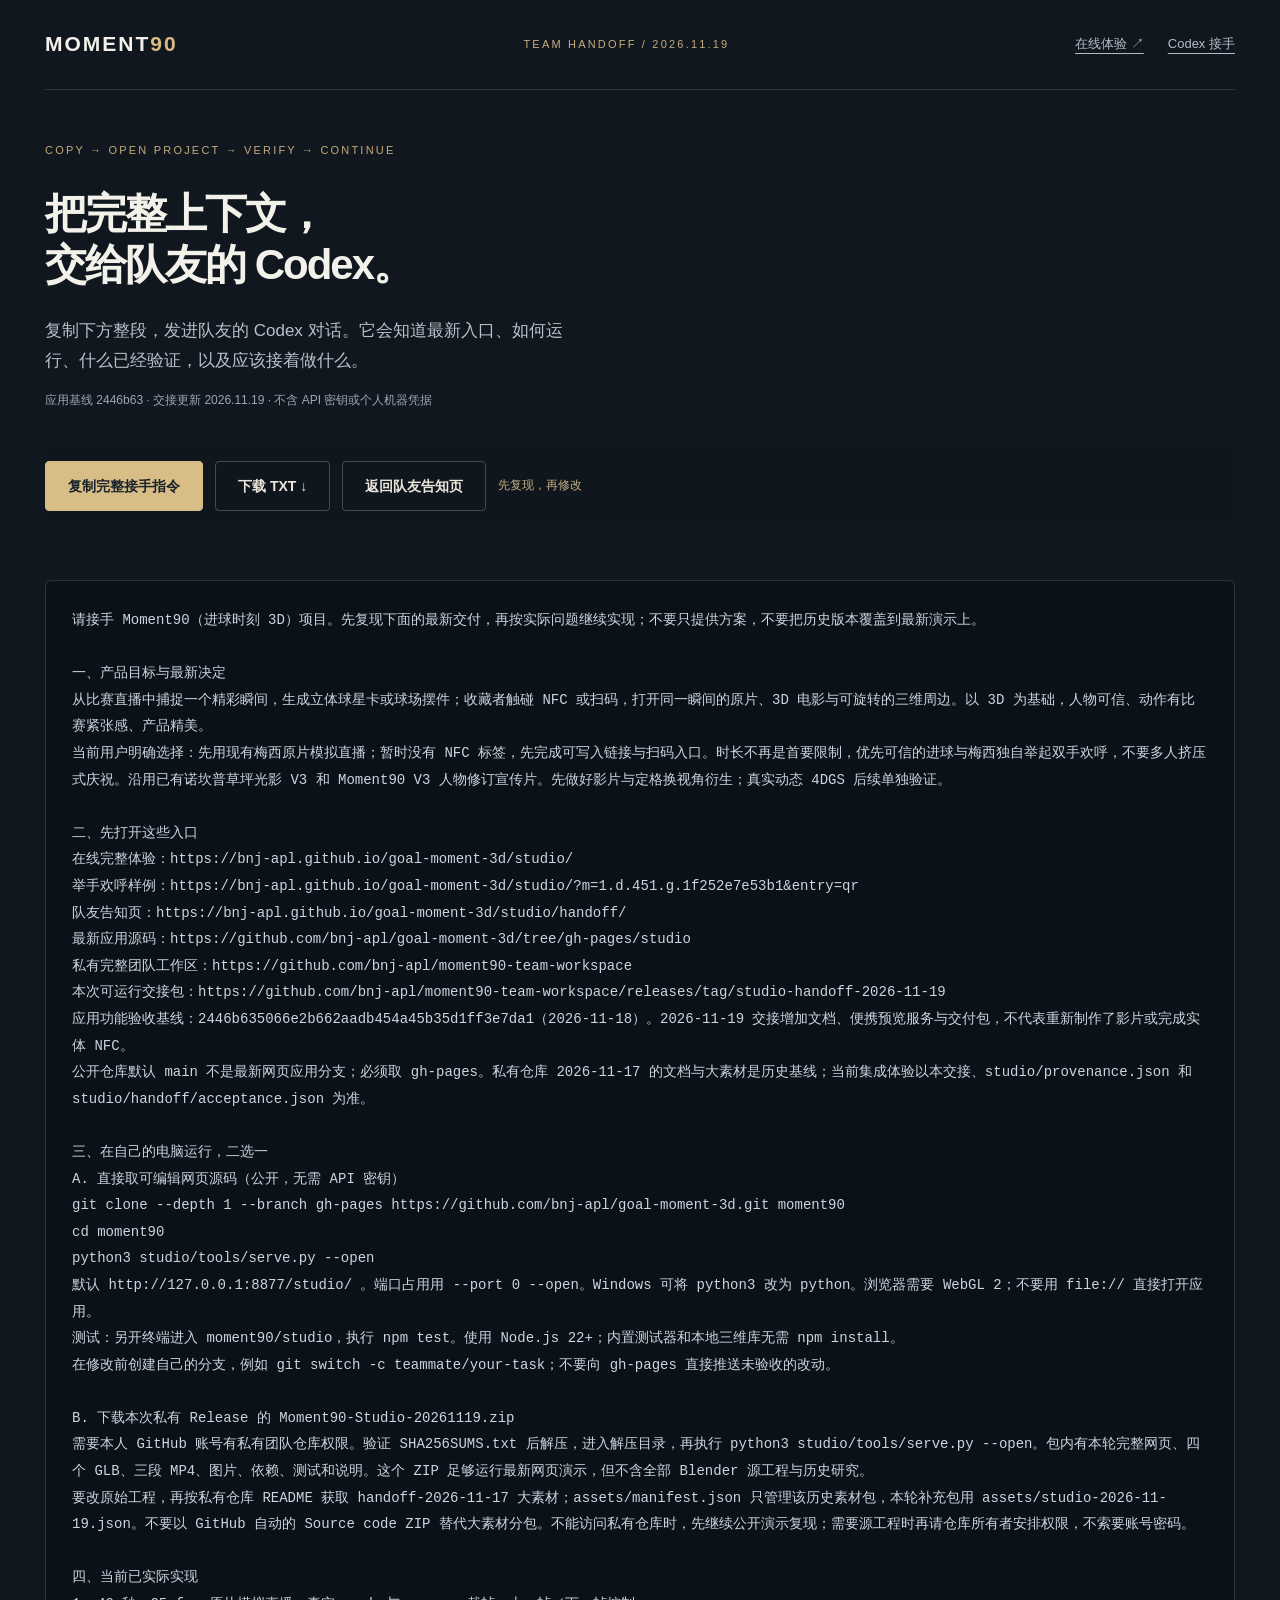
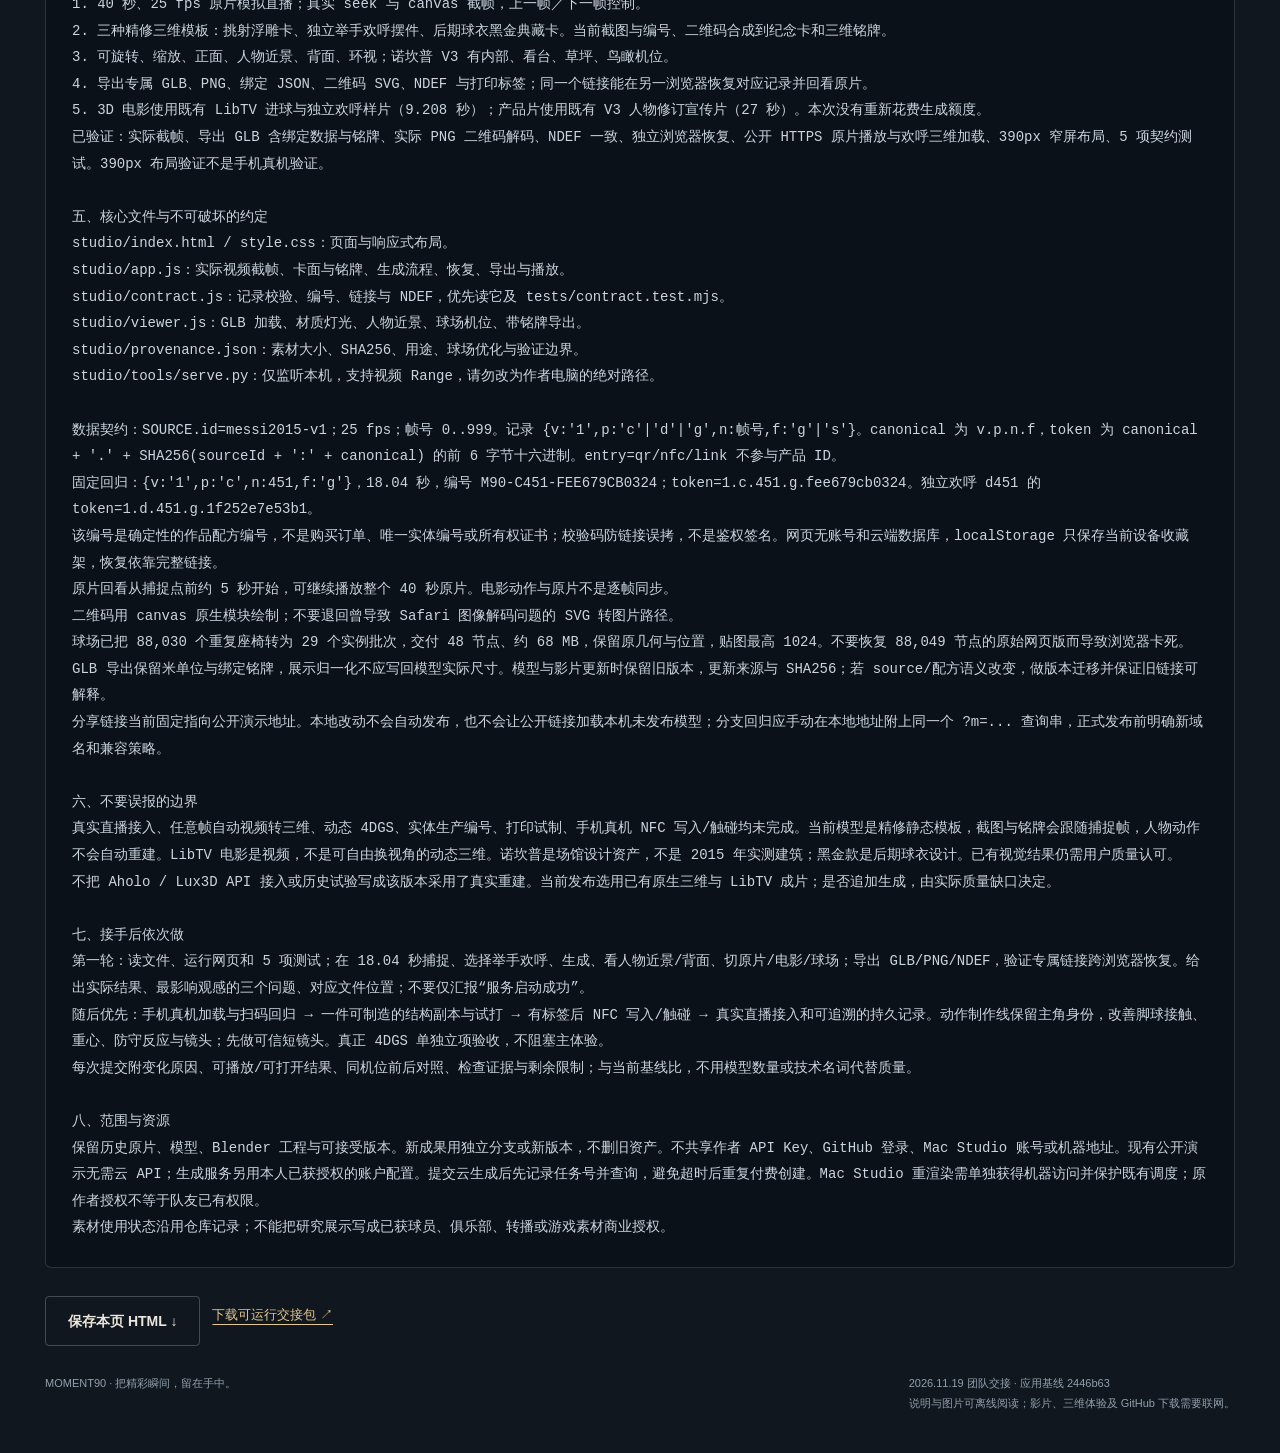
<file: studio/handoff/codex.html>
<!doctype html><html lang="zh-CN"><head><meta charset="UTF-8"><meta name="viewport" content="width=device-width,initial-scale=1"><meta name="color-scheme" content="dark"><title>Moment90｜Codex 接手版 · 2026.11.19</title><meta name="description" content="Moment90 最新团队交接：可运行的捕捉瞬间、生成周边与回看体验，附明确验收边界和 Codex 接手说明。"><style>*{box-sizing:border-box}html{scroll-behavior:smooth}body{margin:0;background:#10171e;color:#f2f1ea;font:16px/1.75 -apple-system,BlinkMacSystemFont,"Segoe UI","PingFang SC",sans-serif}a{color:inherit;text-underline-offset:5px}button{font:inherit;cursor:pointer}.wrap{width:min(1190px,calc(100% - 64px));margin:auto}header{display:flex;align-items:center;justify-content:space-between;gap:20px;padding:26px 0;border-bottom:1px solid #ffffff20}.brand{text-decoration:none;font-weight:800;letter-spacing:2px;font-size:21px}.brand span{color:#d7bb83}.edition,.eyebrow{font-size:11px;letter-spacing:2.2px;color:#c6ac7b;text-transform:uppercase}.nav{display:flex;gap:24px;font-size:13px;color:#b3bcc6}.hero{display:grid;grid-template-columns:1.05fr 1fr;gap:64px;align-items:center;padding:66px 0 56px}h1{font-size:clamp(38px,4.5vw,63px);line-height:1.23;letter-spacing:-2px;font-weight:650;margin:25px 0}h1 em{font-style:normal;color:#d7bb83}p{margin:14px 0}.lede{max-width:530px;color:#b7c1cb;font-size:17px}.buttons{display:flex;flex-wrap:wrap;gap:12px;margin-top:28px}.button{display:inline-flex;align-items:center;justify-content:center;gap:12px;padding:12px 22px;background:#d8bd87;color:#19212a;border:1px solid #d8bd87;border-radius:4px;font-weight:650;text-decoration:none;font-size:14px}.button.ghost{background:transparent;color:#ece7dd;border-color:#ffffff38}.micro{font-size:12px;color:#9aa7b5}.hero figure{margin:0;position:relative}.hero img{display:block;width:100%;aspect-ratio:1/.98;object-fit:cover;object-position:center 72%;border-radius:8px}.hero figcaption{font-size:11px;color:#aab7c2;margin-top:10px}.badge{display:inline-flex;align-items:center;gap:8px;font-size:12px;border:1px solid #5b7865;background:#1b3027;color:#b8d1bd;padding:4px 12px;border-radius:30px}.badge:before{content:'';width:6px;height:6px;border-radius:50%;background:#86c59b}.flow{display:grid;grid-template-columns:repeat(5,1fr);border:1px solid #ffffff20;border-radius:6px;overflow:hidden}.flow div{padding:22px 20px;border-right:1px solid #ffffff20;background:#15202a}.flow div:last-child{border:0}.flow span{font:12px ui-monospace,monospace;color:#c6ac7b}.flow b{display:block;font-size:16px;margin:8px 0 5px}.flow small{display:block;color:#a8b4c0;font-size:12px}section.block{padding:62px 0;border-bottom:1px solid #ffffff20}h2{font-size:30px;font-weight:600;letter-spacing:-.8px;margin:7px 0 18px}h3{font-size:19px;margin:0 0 10px}.sectionhead{display:flex;justify-content:space-between;gap:28px;align-items:end;margin-bottom:26px}.sectionhead p{max-width:450px;font-size:14px;color:#a8b4c0}.grid{display:grid;grid-template-columns:repeat(3,1fr);gap:18px}.card{border:1px solid #ffffff20;background:#16212b;border-radius:6px;overflow:hidden}.card img{width:100%;aspect-ratio:1.4;object-fit:cover;display:block}.card .body{padding:24px}.card p{font-size:14px;color:#b7c1cb}.card .tag{display:inline-block;color:#d8bd87;font-size:11px;letter-spacing:1px;margin-bottom:8px}.rowlink{display:inline-block;font-size:13px;margin-top:8px;color:#e3c78e}.steps{list-style:none;margin:0;padding:0;counter-reset:step}.steps li{display:grid;grid-template-columns:44px 1fr;gap:20px;padding:17px 0;border-top:1px solid #ffffff16;counter-increment:step}.steps li:before{content:'0' counter(step);font:24px/1.7 Georgia,serif;color:#c6ac7b}.steps p{font-size:14px;color:#a8b4c0;margin:2px 0}.split{display:grid;grid-template-columns:1.25fr 1fr;gap:46px}.note{background:#1c2933;padding:28px;border-left:2px solid #c6ac7b;border-radius:4px}.note p{font-size:14px;color:#bac5ce}.check{padding:0;list-style:none}.check li{padding:9px 0 9px 23px;position:relative;font-size:14px;color:#c0cbd4;border-bottom:1px solid #ffffff12}.check li:before{content:'✓';position:absolute;left:0;color:#a7c7b0}.pending li:before{content:'○';color:#c6ac7b}.band{display:grid;grid-template-columns:1fr 1fr;gap:24px;margin-top:30px}.band .note{border:1px solid #ffffff20}.download{display:flex;justify-content:space-between;align-items:center;gap:30px;padding:32px;background:#1e2c37;border-radius:6px}.download p{font-size:14px;color:#b9c4cd;max-width:670px}.download .buttons{margin:0;flex-shrink:0}.footer{display:flex;justify-content:space-between;gap:20px;padding:28px 0 40px;font-size:11px;color:#91a0af}.status{min-height:25px;color:#b4d1bc;font-size:13px}.codearea{background:#0a1118;border:1px solid #ffffff24;border-radius:6px;padding:26px;white-space:pre-wrap;overflow-wrap:anywhere;font:14px/1.9 ui-monospace,"SFMono-Regular","PingFang SC",monospace;color:#cbd5df}.codehero{padding:45px 0 20px}.codehero h1{font-size:42px}.sticky{position:sticky;top:0;background:#10171ef5;backdrop-filter:blur(15px);padding:16px 0;z-index:5;display:flex;gap:12px;align-items:center;flex-wrap:wrap}.pill{font-size:12px;color:#c5ae84}.msg{white-space:pre-wrap;font-family:inherit;font-size:14px;line-height:1.8;color:#b7c1cb;overflow-wrap:anywhere}summary{cursor:pointer}details{margin-top:20px}a:focus-visible,button:focus-visible,summary:focus-visible{outline:3px solid #d8bd87;outline-offset:4px}@media(max-width:800px){.wrap{width:calc(100% - 36px)}.nav{gap:14px}.nav a:nth-child(1){display:none}.edition{display:none}.hero{grid-template-columns:1fr;gap:28px;padding:40px 0}h1{font-size:43px}.hero img{aspect-ratio:1.12;object-position:center 72%}.flow{grid-template-columns:1fr}.flow div{border-right:0;border-bottom:1px solid #ffffff20;padding:13px 17px;display:grid;grid-template-columns:30px 125px 1fr;align-items:center;gap:8px}.flow b{font-size:14px;margin:0}.flow small{font-size:11px}.grid,.split,.band{grid-template-columns:1fr;gap:20px}.sectionhead,.download{display:block}.sectionhead p{margin:0}.download .buttons{margin-top:20px}.footer{display:block}section.block{padding:40px 0}.codearea{padding:17px;font-size:12px}.codehero h1{font-size:34px}.sticky .button{padding:9px 15px}}@media print{body{background:white;color:#111}.wrap{width:100%}.nav,.buttons,.sticky,.status{display:none!important}.hero{padding:20px 0;gap:30px}.hero img{max-height:350px}.flow div,.card,.note,.download{background:#f5f4f0;color:#111}.card p,.lede,.micro,.note p,.check li,.steps p,.sectionhead p,.download p{color:#444}section.block{padding:25px 0;break-inside:avoid}.codearea{background:white;color:#111;border:0}h1{font-size:40px}a{color:#111}.card{break-inside:avoid}.footer{color:#555}}</style></head><body><div class="wrap"><header><a class="brand" href="https://bnj-apl.github.io/goal-moment-3d/studio/handoff/">MOMENT<span>90</span></a><span class="edition">TEAM HANDOFF / 2026.11.19</span><nav class="nav"><a href="https://bnj-apl.github.io/goal-moment-3d/studio/">在线体验 ↗</a><a href="https://bnj-apl.github.io/goal-moment-3d/studio/handoff/codex.html">Codex 接手</a></nav></header><main><section class="codehero"><span class="eyebrow">COPY → OPEN PROJECT → VERIFY → CONTINUE</span><h1>把完整上下文，<br>交给队友的 Codex。</h1><p class="lede">复制下方整段，发进队友的 Codex 对话。它会知道最新入口、如何运行、什么已经验证，以及应该接着做什么。</p><p class="micro">应用基线 2446b63 · 交接更新 2026.11.19 · 不含 API 密钥或个人机器凭据</p></section><div class="sticky"><button class="button" onclick="copyText('prompt')">复制完整接手指令</button><button class="button ghost" onclick="saveText('prompt','Moment90-Codex接手说明.txt')">下载 TXT ↓</button><a class="button ghost" href="https://bnj-apl.github.io/goal-moment-3d/studio/handoff/">返回队友告知页</a><span class="pill">先复现，再修改</span></div><p class="status" id="status" role="status"></p><pre class="codearea" id="prompt">请接手 Moment90（进球时刻 3D）项目。先复现下面的最新交付，再按实际问题继续实现；不要只提供方案，不要把历史版本覆盖到最新演示上。

一、产品目标与最新决定
从比赛直播中捕捉一个精彩瞬间，生成立体球星卡或球场摆件；收藏者触碰 NFC 或扫码，打开同一瞬间的原片、3D 电影与可旋转的三维周边。以 3D 为基础，人物可信、动作有比赛紧张感、产品精美。
当前用户明确选择：先用现有梅西原片模拟直播；暂时没有 NFC 标签，先完成可写入链接与扫码入口。时长不再是首要限制，优先可信的进球与梅西独自举起双手欢呼，不要多人挤压式庆祝。沿用已有诺坎普草坪光影 V3 和 Moment90 V3 人物修订宣传片。先做好影片与定格换视角衍生；真实动态 4DGS 后续单独验证。

二、先打开这些入口
在线完整体验：https://bnj-apl.github.io/goal-moment-3d/studio/
举手欢呼样例：https://bnj-apl.github.io/goal-moment-3d/studio/?m=1.d.451.g.1f252e7e53b1&amp;entry=qr
队友告知页：https://bnj-apl.github.io/goal-moment-3d/studio/handoff/
最新应用源码：https://github.com/bnj-apl/goal-moment-3d/tree/gh-pages/studio
私有完整团队工作区：https://github.com/bnj-apl/moment90-team-workspace
本次可运行交接包：https://github.com/bnj-apl/moment90-team-workspace/releases/tag/studio-handoff-2026-11-19
应用功能验收基线：2446b635066e2b662aadb454a45b35d1ff3e7da1（2026-11-18）。2026-11-19 交接增加文档、便携预览服务与交付包，不代表重新制作了影片或完成实体 NFC。
公开仓库默认 main 不是最新网页应用分支；必须取 gh-pages。私有仓库 2026-11-17 的文档与大素材是历史基线；当前集成体验以本交接、studio/provenance.json 和 studio/handoff/acceptance.json 为准。

三、在自己的电脑运行，二选一
A. 直接取可编辑网页源码（公开，无需 API 密钥）
git clone --depth 1 --branch gh-pages https://github.com/bnj-apl/goal-moment-3d.git moment90
cd moment90
python3 studio/tools/serve.py --open
默认 http://127.0.0.1:8877/studio/ 。端口占用用 --port 0 --open。Windows 可将 python3 改为 python。浏览器需要 WebGL 2；不要用 file:// 直接打开应用。
测试：另开终端进入 moment90/studio，执行 npm test。使用 Node.js 22+；内置测试器和本地三维库无需 npm install。
在修改前创建自己的分支，例如 git switch -c teammate/your-task；不要向 gh-pages 直接推送未验收的改动。

B. 下载本次私有 Release 的 Moment90-Studio-20261119.zip
需要本人 GitHub 账号有私有团队仓库权限。验证 SHA256SUMS.txt 后解压，进入解压目录，再执行 python3 studio/tools/serve.py --open。包内有本轮完整网页、四个 GLB、三段 MP4、图片、依赖、测试和说明。这个 ZIP 足够运行最新网页演示，但不含全部 Blender 源工程与历史研究。
要改原始工程，再按私有仓库 README 获取 handoff-2026-11-17 大素材；assets/manifest.json 只管理该历史素材包，本轮补充包用 assets/studio-2026-11-19.json。不要以 GitHub 自动的 Source code ZIP 替代大素材分包。不能访问私有仓库时，先继续公开演示复现；需要源工程时再请仓库所有者安排权限，不索要账号密码。

四、当前已实际实现
1. 40 秒、25 fps 原片模拟直播；真实 seek 与 canvas 截帧，上一帧／下一帧控制。
2. 三种精修三维模板：挑射浮雕卡、独立举手欢呼摆件、后期球衣黑金典藏卡。当前截图与编号、二维码合成到纪念卡和三维铭牌。
3. 可旋转、缩放、正面、人物近景、背面、环视；诺坎普 V3 有内部、看台、草坪、鸟瞰机位。
4. 导出专属 GLB、PNG、绑定 JSON、二维码 SVG、NDEF 与打印标签；同一个链接能在另一浏览器恢复对应记录并回看原片。
5. 3D 电影使用既有 LibTV 进球与独立欢呼样片（9.208 秒）；产品片使用既有 V3 人物修订宣传片（27 秒）。本次没有重新花费生成额度。
已验证：实际截帧、导出 GLB 含绑定数据与铭牌、实际 PNG 二维码解码、NDEF 一致、独立浏览器恢复、公开 HTTPS 原片播放与欢呼三维加载、390px 窄屏布局、5 项契约测试。390px 布局验证不是手机真机验证。

五、核心文件与不可破坏的约定
studio/index.html / style.css：页面与响应式布局。
studio/app.js：实际视频截帧、卡面与铭牌、生成流程、恢复、导出与播放。
studio/contract.js：记录校验、编号、链接与 NDEF，优先读它及 tests/contract.test.mjs。
studio/viewer.js：GLB 加载、材质灯光、人物近景、球场机位、带铭牌导出。
studio/provenance.json：素材大小、SHA256、用途、球场优化与验证边界。
studio/tools/serve.py：仅监听本机，支持视频 Range，请勿改为作者电脑的绝对路径。

数据契约：SOURCE.id=messi2015-v1；25 fps；帧号 0..999。记录 {v:&#x27;1&#x27;,p:&#x27;c&#x27;|&#x27;d&#x27;|&#x27;g&#x27;,n:帧号,f:&#x27;g&#x27;|&#x27;s&#x27;}。canonical 为 v.p.n.f，token 为 canonical + &#x27;.&#x27; + SHA256(sourceId + &#x27;:&#x27; + canonical) 的前 6 字节十六进制。entry=qr/nfc/link 不参与产品 ID。
固定回归：{v:&#x27;1&#x27;,p:&#x27;c&#x27;,n:451,f:&#x27;g&#x27;}，18.04 秒，编号 M90-C451-FEE679CB0324；token=1.c.451.g.fee679cb0324。独立欢呼 d451 的 token=1.d.451.g.1f252e7e53b1。
该编号是确定性的作品配方编号，不是购买订单、唯一实体编号或所有权证书；校验码防链接误拷，不是鉴权签名。网页无账号和云端数据库，localStorage 只保存当前设备收藏架，恢复依靠完整链接。
原片回看从捕捉点前约 5 秒开始，可继续播放整个 40 秒原片。电影动作与原片不是逐帧同步。
二维码用 canvas 原生模块绘制；不要退回曾导致 Safari 图像解码问题的 SVG 转图片路径。
球场已把 88,030 个重复座椅转为 29 个实例批次，交付 48 节点、约 68 MB，保留原几何与位置，贴图最高 1024。不要恢复 88,049 节点的原始网页版而导致浏览器卡死。
GLB 导出保留米单位与绑定铭牌，展示归一化不应写回模型实际尺寸。模型与影片更新时保留旧版本，更新来源与 SHA256；若 source/配方语义改变，做版本迁移并保证旧链接可解释。
分享链接当前固定指向公开演示地址。本地改动不会自动发布，也不会让公开链接加载本机未发布模型；分支回归应手动在本地地址附上同一个 ?m=... 查询串，正式发布前明确新域名和兼容策略。

六、不要误报的边界
真实直播接入、任意帧自动视频转三维、动态 4DGS、实体生产编号、打印试制、手机真机 NFC 写入/触碰均未完成。当前模型是精修静态模板，截图与铭牌会跟随捕捉帧，人物动作不会自动重建。LibTV 电影是视频，不是可自由换视角的动态三维。诺坎普是场馆设计资产，不是 2015 年实测建筑；黑金款是后期球衣设计。已有视觉结果仍需用户质量认可。
不把 Aholo / Lux3D API 接入或历史试验写成该版本采用了真实重建。当前发布选用已有原生三维与 LibTV 成片；是否追加生成，由实际质量缺口决定。

七、接手后依次做
第一轮：读文件、运行网页和 5 项测试；在 18.04 秒捕捉、选择举手欢呼、生成、看人物近景/背面、切原片/电影/球场；导出 GLB/PNG/NDEF，验证专属链接跨浏览器恢复。给出实际结果、最影响观感的三个问题、对应文件位置；不要仅汇报“服务启动成功”。
随后优先：手机真机加载与扫码回归 → 一件可制造的结构副本与试打 → 有标签后 NFC 写入/触碰 → 真实直播接入和可追溯的持久记录。动作制作线保留主角身份，改善脚球接触、重心、防守反应与镜头；先做可信短镜头。真正 4DGS 单独立项验收，不阻塞主体验。
每次提交附变化原因、可播放/可打开结果、同机位前后对照、检查证据与剩余限制；与当前基线比，不用模型数量或技术名词代替质量。

八、范围与资源
保留历史原片、模型、Blender 工程与可接受版本。新成果用独立分支或新版本，不删旧资产。不共享作者 API Key、GitHub 登录、Mac Studio 账号或机器地址。现有公开演示无需云 API；生成服务另用本人已获授权的账户配置。提交云生成后先记录任务号并查询，避免超时后重复付费创建。Mac Studio 重渲染需单独获得机器访问并保护既有调度；原作者授权不等于队友已有权限。
素材使用状态沿用仓库记录；不能把研究展示写成已获球员、俱乐部、转播或游戏素材商业授权。
</pre><div class="buttons"><button class="button ghost" onclick="savePage()">保存本页 HTML ↓</button><a class="rowlink" href="https://github.com/bnj-apl/moment90-team-workspace/releases/tag/studio-handoff-2026-11-19">下载可运行交接包 ↗</a></div></main><footer class="footer"><span>MOMENT90 · 把精彩瞬间，留在手中。</span><span>2026.11.19 团队交接 · 应用基线 2446b63<br>说明与图片可离线阅读；影片、三维体验及 GitHub 下载需要联网。</span></footer></div><script>async function copyText(id){const el=document.getElementById(id);const text=el.textContent;const status=document.getElementById('status');try{await navigator.clipboard.writeText(text);status.textContent='已复制，可以直接粘贴发送。';}catch(e){const details=el.closest('details');if(details)details.open=true;const range=document.createRange();range.selectNodeContents(el);const s=window.getSelection();s.removeAllRanges();s.addRange(range);status.textContent='已选中内容，请按复制快捷键；也可以下载 TXT。';el.scrollIntoView({block:'center'});}}function saveText(id,name){download(new Blob([document.getElementById(id).textContent],{type:'text/plain;charset=utf-8'}),name)}function download(blob,name){const u=URL.createObjectURL(blob),a=document.createElement('a');a.href=u;a.download=name;document.body.append(a);a.click();a.remove();setTimeout(()=>URL.revokeObjectURL(u),1000)}function savePage(){download(new Blob(['<!doctype html>\n'+document.documentElement.outerHTML],{type:'text/html;charset=utf-8'}),document.title.includes('Codex')?'Moment90-Codex交接.html':'Moment90-队友告知版.html')}</script></body></html>
</file>
<file: styles.css>
:root{color-scheme:dark;--bg:#09101a;--panel:#111d2b;--line:#263344;--gold:#d9ba7f;--gold-light:#f0dbb4;--text:#f0f3f5;--muted:#9eacba;--green:#8bbaa8}*{box-sizing:border-box}html{scroll-behavior:smooth;scroll-padding-top:30px}body{margin:0;background:radial-gradient(ellipse at 83% 10%,#15223488 0,transparent 34%),var(--bg);color:var(--text);font:16px/1.65 -apple-system,BlinkMacSystemFont,"PingFang SC","Microsoft YaHei",sans-serif}button,a,input{-webkit-tap-highlight-color:transparent}button{font:inherit;cursor:pointer}button:disabled{opacity:.4;cursor:default}button:focus-visible,a:focus-visible,input:focus-visible,summary:focus-visible{outline:2px solid var(--gold);outline-offset:5px}a{color:inherit;text-decoration:none}img,video,canvas{display:block;max-width:100%}[hidden]{display:none!important}.shell{width:min(1320px,calc(100% - 96px));margin-inline:auto}.site-header{display:flex;align-items:center;justify-content:space-between;gap:20px;height:106px;border-bottom:1px solid #28334288}.brand{font-size:22px;font-weight:760;letter-spacing:.1em;white-space:nowrap;display:flex;align-items:center}.brand span{color:var(--gold);font-weight:450}.brand i{width:5px;height:5px;background:var(--gold);border-radius:50%;margin:0 0 10px 7px}.site-header nav{display:flex;gap:32px;font-size:13px;color:#bfccd7}.site-header nav a:hover{color:var(--gold-light)}.edition{font-size:9px;letter-spacing:.14em;color:#7e8d9e}.hero{padding-block:64px 45px;display:grid;grid-template-columns:minmax(0,.86fr) minmax(0,1.14fr);gap:56px;align-items:center;min-height:720px}.eyebrow{display:flex;align-items:center;gap:11px;font-size:10px;letter-spacing:.16em;color:var(--gold);margin:0 0 22px;line-height:1.6}.gold-line{height:1px;width:26px;background:var(--gold)}h1{font-size:clamp(42px,4.8vw,66px);line-height:1.23;letter-spacing:-.04em;margin:0 0 23px;font-weight:600;text-wrap:balance}h1 em{font-weight:400;font-style:normal;color:var(--gold-light)}.lead{color:#aebdca;font-size:17px;line-height:1.9;margin:0 0 29px}.moment-tabs{display:flex;border-bottom:1px solid var(--line);gap:24px;margin-bottom:25px}.moment-tabs button{background:none;border:0;color:#8193a5;font-size:13px;padding:10px 0 14px;position:relative}.moment-tabs button span{font-size:9px;margin-right:5px;letter-spacing:.1em}.moment-tabs button[aria-pressed=true]{color:var(--gold-light)}.moment-tabs button[aria-pressed=true]:after{content:"";height:2px;background:var(--gold);bottom:-1px;left:0;right:0;position:absolute}.product-series{font-size:9px;letter-spacing:.13em;color:#9eacba;margin:0 0 9px}.product-copy h2{font-size:20px;font-weight:500;margin:0 0 10px}.product-copy>p:not(.product-series){font-size:13px;color:var(--muted);max-width:400px;margin:0 0 17px;line-height:1.8}.specs{display:flex;gap:22px;margin:16px 0 27px}.specs dt{font-size:10px;color:#778b9f;margin-bottom:5px}.specs dd{margin:0;font-size:11px;color:#c7d0da}.hero-actions{display:flex;align-items:center;gap:22px;flex-wrap:wrap}.button{display:inline-flex;align-items:center;justify-content:center;gap:20px;padding:12px 22px;border:1px solid #3b4d5f;background:#1c2c3b;color:var(--text);font:inherit;font-size:12px;line-height:1.4;min-height:43px;border-radius:3px;text-align:center}.button:hover{background:#2d4054}.button.primary{background:var(--gold);border-color:var(--gold);color:#182330;font-weight:600}.button.primary:hover{background:#e7c996}.button.subtle{background:#132334;border-color:#304154}.text-button{background:none;border:0;color:#b8c5d0;padding:9px 0;font-size:11px}.text-button:hover{color:var(--gold-light)}.play-icon{font-size:9px;margin-left:8px;color:var(--gold)}.entry-notice{font-size:12px;color:var(--green);margin:18px 0 0}.product-stage{border:1px solid #35415177;background:radial-gradient(ellipse at 50% 40%,#243342 0%,#111c28 60%,#0d1621 100%);border-radius:5px;position:relative;overflow:hidden;box-shadow:0 32px 70px #0003}.stage-top{position:absolute;top:20px;left:23px;right:23px;display:flex;justify-content:space-between;align-items:center;z-index:3;pointer-events:none}.tiny-label{font-size:8px;letter-spacing:.14em;color:#95a3b0}.sample-tag{font-size:9px;color:var(--gold);border:1px solid #7a684744;border-radius:2px;padding:3px 7px;background:#1b1c1c77}.stage-media{position:relative;aspect-ratio:1.02;min-height:380px;isolation:isolate}.stage-media canvas{width:100%;height:100%;position:absolute;inset:0;touch-action:none}.stage-media>img{width:100%;height:100%;position:absolute;inset:0;object-fit:contain;transition:opacity .2s}.stage-media.model-active>img{opacity:0;visibility:hidden;pointer-events:none}.model-overlay{position:absolute;bottom:40px;left:0;right:0;display:flex;flex-direction:column;align-items:center;z-index:2;background:linear-gradient(transparent,#0b1420d9);padding-top:28px}.orbit-symbol{color:var(--gold-light);font-size:26px;line-height:1;margin-bottom:13px}.button.glass{border-color:#c9b88b66;background:#0c1524bb;color:var(--gold-light);backdrop-filter:blur(8px);padding:11px 23px}.model-overlay p{font-size:9px;color:#aebcca;margin:10px 0 0}#model-status{position:absolute;bottom:17px;left:20px;right:20px;z-index:3;font-size:10px;text-align:center;color:#bccbc9;background:#0b1523c7;padding:8px 10px;border:1px solid #31435366;border-radius:3px;pointer-events:none}.model-recovery{position:absolute;bottom:69px;left:0;right:0;display:flex;gap:20px;justify-content:center;z-index:4}.poster-unavailable{height:100%;width:100%;position:absolute;inset:0;display:flex;align-items:center;justify-content:center;flex-direction:column;color:#8495a6}.outline-number{font-size:180px;line-height:1;color:#142331;-webkit-text-stroke:1px #b99b6a44;font-weight:700;letter-spacing:-.08em}.poster-unavailable p{font-size:12px}.poster-unavailable button{font-size:11px;background:none;border:1px solid #38485c;color:#c2cddd;padding:7px 12px;border-radius:3px}.stage-bottom{display:flex;align-items:center;justify-content:space-between;border-top:1px solid #34415466;padding:15px 18px;gap:10px}.stage-bottom>span{font-size:8px;color:var(--gold);letter-spacing:.15em;white-space:nowrap}.viewer-controls{display:flex;gap:4px}.viewer-controls button{font-size:9px;padding:5px 8px;color:#a5b5c5;background:none;border:1px solid transparent;border-radius:3px}.viewer-controls button[aria-pressed=true]{color:var(--gold);border-color:#6b6145}.viewer-controls button:hover:not(:disabled){background:#253749}.journey-strip{display:flex;justify-content:center;gap:48px;padding:25px 0;border-top:1px solid #2d394866;border-bottom:1px solid #2d394866;color:#a8b6c4;font-size:11px}.journey-strip b{color:var(--gold);font-size:9px;letter-spacing:.1em;margin-right:8px;font-weight:400}.journey-strip i{font-style:normal;color:#506479;font-size:13px}.section{padding-top:96px}.section-heading{display:flex;align-items:flex-end;justify-content:space-between;gap:40px;margin-bottom:30px}.section-heading .eyebrow{margin-bottom:13px}.section h2{font-size:clamp(28px,2.8vw,39px);font-weight:480;line-height:1.4;letter-spacing:-.03em;margin:0;text-wrap:balance}.section-heading>p{color:var(--muted);font-size:12px;line-height:1.8;margin:0;max-width:380px}.replay-grid{display:grid;grid-template-columns:1fr 1fr;gap:24px}.film-card{border:1px solid #30405288;border-radius:4px;overflow:hidden;background:#101c2a}.film-label{display:flex;align-items:center;gap:10px;padding:15px 18px}.film-label h3{font-size:12px;font-weight:500;margin:0}.film-label>span:last-child{font-size:9px;color:#8094a8;margin-left:auto}.dot{width:5px;height:5px;border-radius:50%}.dot.live{background:#bb8673}.dot.digital{background:#9ab9b9}.film-card video{aspect-ratio:16/9;width:100%;background:#080d14}.media-status{font-size:9px;color:#8799aa;padding:11px 17px;margin:0}.media-status.is-error{color:#e4bc8a}.replay-tools{display:flex;gap:20px;align-items:center;margin-top:19px}.replay-tools>span{font-size:10px;color:#7c8fa1}.physical-section{display:grid;grid-template-columns:1.2fr .8fr;gap:60px;align-items:center}.pair-picture{position:relative;border:1px solid #30405288;background:radial-gradient(ellipse at 50% 50%,#243447,#101a27);min-height:330px;aspect-ratio:1.3;overflow:hidden;border-radius:4px}.pair-picture img{width:100%;height:100%;object-fit:contain;position:absolute;inset:0}.pair-picture>span{position:absolute;bottom:18px;left:22px;letter-spacing:.14em;font-size:10px;color:var(--gold-light);background:#111b29a6;padding:5px 8px}.physical-copy>.eyebrow{font-size:8px;line-height:1.8}.physical-copy>p:not(.eyebrow):not(.quiet-note){font-size:13px;color:var(--muted);line-height:1.95;margin:22px 0}.physical-facts{display:grid;grid-template-columns:1fr 1fr;gap:20px;border-block:1px solid var(--line);padding-block:18px}.physical-facts span,.physical-facts strong,.physical-facts small{display:block}.physical-facts span{font-size:10px;color:#8d9dac}.physical-facts strong{font-size:14px;font-weight:500;color:#d1d8de;margin:6px 0}.physical-facts small{font-size:9px;color:#788da1}.quiet-note{font-size:10px;line-height:1.8;color:#7e92a6;margin-top:16px}.touch-section{display:grid;grid-template-columns:1fr .8fr;gap:100px;align-items:center;padding-inline:90px}.touch-copy>p:not(.eyebrow):not(.quiet-note){color:var(--muted);font-size:13px;line-height:1.9;margin:22px 0;max-width:430px}.touch-steps{list-style:none;padding:0;margin:26px 0 20px}.touch-steps li{display:flex;align-items:flex-start;gap:14px;color:#adbac7;font-size:11px;margin-bottom:16px}.touch-steps span{color:var(--gold);font-size:9px;line-height:21px;border:1px solid #7b694f55;border-radius:50%;height:22px;min-width:22px;text-align:center}.access-card{display:flex;align-items:center;flex-direction:column;max-width:325px;padding:30px 32px 23px;background:linear-gradient(135deg,#213044,#111c2b 70%);border:1px solid #6b604b80;border-radius:10px;box-shadow:16px 25px 55px #0003;position:relative;transform:rotate(2deg);margin-inline:auto}.access-card>.tiny-label{font-size:8px}.nfc-mark{height:35px;align-self:flex-end;display:flex;gap:6px;align-items:center;color:#d1b782;font-size:22px;line-height:1;transform:rotate(-5deg)}.nfc-mark i{display:block;width:12px;height:18px;border:1px solid #c3ae7b;border-radius:2px}.qr-frame{width:155px;height:155px;background:#fff;padding:11px;margin:21px 0 19px;display:flex;align-items:center;justify-content:center;border-radius:4px;transform:rotate(-2deg)}.qr-frame img{width:100%;height:100%;object-fit:contain}.qr-frame p{font-size:11px;color:#3e4f60;text-align:center}.access-card>strong{font-size:16px;font-weight:500;letter-spacing:.02em}.access-card>p{font-size:10px;color:#9fb1c3;text-align:center;overflow-wrap:anywhere;max-width:100%;margin:9px 0 14px}.access-card .button{font-size:10px;padding:8px 14px;min-height:35px}.access-card .text-button{font-size:10px}.game-layout{display:grid;grid-template-columns:minmax(0,1fr) 270px;border:1px solid #34445788;border-radius:5px;overflow:hidden;background:#0e1b28}.game-view{position:relative;min-height:430px;background:radial-gradient(ellipse at 50% 70%,#253f38,#0b1820);isolation:isolate}.game-view canvas{width:100%;height:100%;position:absolute;inset:0;touch-action:none}.game-start{position:absolute;inset:0;z-index:2;display:flex;align-items:center;justify-content:center;flex-direction:column;background:linear-gradient(0deg,#0d1b27b8,#0e1a2466)}.field-icon{font-size:54px;color:var(--gold);font-weight:200;line-height:1;margin-bottom:22px}.game-start h3{font-size:21px;font-weight:450;margin:0 0 8px}.game-start p{font-size:12px;color:#a4b7c2;margin:0 0 25px}.game-panel{padding:30px 25px 20px;border-left:1px solid #34445788;background:#142331}.game-panel label{font-size:11px;display:flex;justify-content:space-between;color:#b3c0cd;margin-bottom:12px}.game-panel output{color:var(--gold);font-size:10px}.game-panel input{width:100%;accent-color:var(--gold);margin:0;cursor:pointer}.range-ends{display:flex;justify-content:space-between;color:#6f8498;font-size:9px;margin:4px 0 24px}.game-panel>.button{width:100%;margin-top:1px}.game-panel>.text-button{width:100%;font-size:10px;margin-top:5px}.game-panel .quiet-note{font-size:9px;margin-top:13px}.game-score{position:absolute;left:20px;top:17px;display:flex;gap:18px;z-index:3;color:#a3b5bd;font-size:10px;background:#0c1b25aa;border:1px solid #425b5a55;padding:7px 12px;border-radius:4px}.game-score b{color:var(--gold-light);font-size:14px;margin-left:7px;font-weight:500}.game-result{position:absolute;bottom:20px;left:20px;right:20px;background:#101e2ad9;border:1px solid #354f5d;padding:12px 15px;z-index:3;color:#d0dfe3;font-size:12px;text-align:center;border-radius:4px}.game-result[data-result=goal]{border-color:#719f8b;color:#c6ead9}.game-result[data-result=wide],.game-result[data-result=high]{border-color:#b08c58;color:#e8cfad}#game-error{position:absolute;inset:0;padding:60px 25px;display:grid;place-items:center;text-align:center;font-size:13px;color:#d2bb9e}.prototype{color:var(--gold);font-size:10px}.future-section{display:grid;grid-template-columns:1fr 1fr;gap:70px;padding-block:85px 80px;margin-top:90px;border-top:1px solid var(--line)}.future-section h2{font-size:27px}.future-section p:not(.eyebrow){font-size:12px;color:var(--muted);line-height:1.9;margin:0 0 18px}.future-tag{display:inline-block;border:1px solid #304254;color:#92a7b8;padding:4px 9px;border-radius:3px;font-size:9px;margin:0 7px 7px 0}.site-footer{border-top:1px solid var(--line);display:flex;justify-content:space-between;gap:80px;padding-block:34px 42px}.site-footer .brand{font-size:17px}.site-footer>div>p{font-size:10px;color:#7c90a3;margin:10px 0}.footer-notes{font-size:9px;color:#778b9f;max-width:620px;text-align:right}.footer-notes>p{margin:0 0 10px!important}.footer-notes details{text-align:left;line-height:1.85}.footer-notes summary{cursor:pointer;text-align:right;color:#9aabba}.footer-notes a{color:var(--gold)}dialog{color:var(--text);background:#0e1a29;border:1px solid #46566b;border-radius:6px;padding:0;width:min(1000px,calc(100% - 40px));max-height:90vh;box-shadow:0 30px 100px #0008}dialog::backdrop{background:#02070dce;backdrop-filter:blur(7px)}.dialog-bar{display:flex;align-items:center;justify-content:space-between;padding:16px 22px}.dialog-bar h2{font-weight:500;font-size:16px;margin:0}.dialog-bar button{background:none;border:0;color:#c9d4de;font-size:27px;line-height:1;width:32px;height:32px}.dialog-bar button:hover{color:var(--gold)}dialog video{width:100%;aspect-ratio:16/9;background:#060b11}#dialog-status{font-size:11px;color:#b8a58a;margin:0;padding:12px 20px;min-height:42px}.skip-link{position:fixed;top:-70px;left:20px;z-index:100;background:var(--gold);color:#14202e;padding:10px 15px}.skip-link:focus{top:10px}.noscript{position:fixed;bottom:0;left:0;right:0;background:#443921;color:#f2dab4;padding:13px 20px;text-align:center;font-size:12px}
@media(min-width:1600px){.hero{min-height:810px}.hero-copy{padding-left:12px}}@media(max-width:1100px){.shell{width:calc(100% - 56px)}.hero{gap:32px;padding-top:48px;min-height:650px}.hero h1{font-size:44px}.stage-media{min-height:350px}.edition{display:none}.product-copy h2{font-size:18px}.specs{gap:14px}.specs dd{font-size:10px}.physical-section{gap:35px}.touch-section{gap:65px;padding-inline:35px}.viewer-controls button{font-size:8px;padding:5px 6px}.stage-bottom{padding:13px 12px}.section{padding-top:75px}.future-section{padding-block:70px}.game-layout{grid-template-columns:minmax(0,1fr) 245px}.game-view{min-height:430px}.game-panel{padding-inline:22px}}@media(max-width:760px){.shell{width:calc(100% - 32px)}.site-header{height:76px}.site-header .brand{font-size:18px}.site-header nav{gap:18px;font-size:10px}.site-header nav a:last-child{display:none}.hero{grid-template-columns:1fr;gap:28px;padding-top:34px;padding-bottom:30px;min-height:0}.hero h1{font-size:42px;line-height:1.25;margin-bottom:17px}.hero-copy>.eyebrow{font-size:9px;margin-bottom:18px}.lead{font-size:14px;line-height:1.8;margin-bottom:18px}.moment-tabs{margin-bottom:20px;gap:25px}.moment-tabs button{font-size:12px;padding-bottom:11px}.product-copy h2{font-size:18px}.product-copy>p:not(.product-series){font-size:12px;max-width:none}.specs{gap:25px;margin:17px 0 22px}.specs dd{font-size:10px}.specs dt{font-size:9px}.hero-actions{gap:25px}.button{padding:11px 20px;font-size:12px}.text-button{font-size:11px}.stage-media{min-height:340px;aspect-ratio:1.03}.stage-top{top:17px;left:17px;right:17px}.stage-bottom{padding:13px 14px}.viewer-controls button{font-size:9px;padding:5px 7px}.tiny-label{font-size:7px}.stage-bottom>span{font-size:8px}.journey-strip{gap:10px;padding-block:19px;font-size:9px;justify-content:space-between}.journey-strip b{font-size:8px;margin-right:4px}.journey-strip i{font-size:10px}.section{padding-top:58px}.section h2{font-size:27px}.section-heading{display:block;margin-bottom:21px}.section-heading>p{font-size:11px;margin-top:16px;max-width:none}.eyebrow{font-size:9px;margin-bottom:16px}.replay-grid{grid-template-columns:1fr;gap:18px}.film-label{padding:13px 14px}.film-label h3{font-size:12px}.media-status{font-size:9px;padding:10px 13px}.replay-tools{align-items:flex-start;flex-direction:column;gap:11px}.replay-tools>span{font-size:10px}.physical-section{grid-template-columns:1fr;gap:27px}.pair-picture{min-height:0;aspect-ratio:1.25}.physical-copy>.eyebrow{font-size:8px}.physical-copy h2 br{display:none}.physical-copy>p:not(.eyebrow):not(.quiet-note){font-size:12px;margin-block:17px}.physical-facts{gap:15px}.quiet-note{font-size:10px}.touch-section{padding-inline:0;grid-template-columns:1fr;gap:30px}.touch-copy h2 br{display:none}.touch-copy>p:not(.eyebrow):not(.quiet-note){font-size:12px;margin-block:17px}.touch-steps li{font-size:11px;gap:12px}.access-card{width:280px;padding:25px 25px 20px;transform:rotate(1deg);margin-top:8px}.game-layout{grid-template-columns:1fr}.game-view{min-height:320px;aspect-ratio:1.15}.game-panel{border-left:0;border-top:1px solid #34445788;padding:24px 22px 18px;display:grid;grid-template-columns:1fr;gap:0}.game-panel label{font-size:11px}.game-panel input{height:19px}.range-ends{margin-bottom:18px}.game-panel>.button{margin-top:7px}.game-panel .quiet-note{margin:8px 0 0}.game-start h3{font-size:19px}.game-start p{font-size:10px}.field-icon{font-size:45px;margin-bottom:16px}.game-result{font-size:11px;bottom:12px;left:12px;right:12px}.game-score{left:12px;top:12px}.future-section{grid-template-columns:1fr;gap:22px;margin-top:58px;padding-block:42px}.future-section h2{font-size:25px}.future-section p:not(.eyebrow){font-size:11px}.site-footer{padding-block:27px 30px;gap:28px;display:block}.footer-notes{margin-top:25px;text-align:left}.footer-notes summary{text-align:left}.site-footer .brand{font-size:16px}.dialog-bar{padding:13px 15px}.dialog-bar h2{font-size:13px}dialog{width:calc(100% - 20px)}#dialog-status{font-size:10px;padding:10px 13px}.section,.hero,.physical-copy,.hero-copy{min-width:0}}@media(prefers-reduced-motion:reduce){html{scroll-behavior:auto}*{transition:none!important}}

.capture-tools{display:flex;align-items:center;justify-content:space-between;gap:12px;padding:12px 17px 0}.capture-button{border:1px solid #4e5e69;background:#1c2c39;color:var(--gold-light);font-size:10px;padding:8px 11px;border-radius:3px;white-space:nowrap}.capture-button span{margin-left:13px}.capture-tools>span{font-size:9px;color:#7f94a7}.capture-result{display:grid;grid-template-columns:minmax(160px,.7fr) 1.3fr;gap:25px;padding:22px;background:#152535;border:1px solid #445248;border-radius:4px;margin-top:20px;align-items:center}.capture-result>img{width:100%;border:1px solid #53606a}.capture-result h3{font-size:17px;font-weight:500;margin:0 0 8px}.capture-result .eyebrow{margin-bottom:10px;font-size:9px}.capture-result p:not(.eyebrow):not(.quiet-note){font-size:11px;color:#adbdc9;margin:0 0 16px}.capture-actions{display:flex;gap:17px;flex-wrap:wrap;align-items:center}.capture-actions .button{font-size:10px;padding:9px 13px;min-height:36px}.capture-actions .text-button{font-size:10px}.capture-result .quiet-note{font-size:9px;margin-bottom:0}@media(max-width:760px){.capture-tools{padding:12px 13px 0}.capture-tools>span{font-size:8px;max-width:150px;text-align:right}.capture-result{grid-template-columns:1fr;padding:18px;gap:20px}.capture-result>img{max-height:210px;object-fit:contain;background:#0c1520}.capture-actions{gap:10px}.capture-actions .text-button{font-size:9px}}

.local-video-tools{display:flex;align-items:center;justify-content:space-between;gap:24px;border:1px solid var(--line);padding:18px 22px;border-radius:14px;margin-bottom:24px;background:rgba(222,190,131,.025)}
.local-video-tools strong{font-size:14px;font-weight:500;color:var(--text)}
.local-video-tools p{font-size:12px;color:var(--muted);line-height:1.7;margin:6px 0 0}
.local-video-tools>div:last-child{display:flex;align-items:center;gap:15px;flex-shrink:0;flex-wrap:wrap}
.file-choice{position:relative;overflow:hidden;cursor:pointer;font-size:12px;min-height:42px;padding:10px 16px}
.file-choice input{position:absolute;inset:0;width:100%;height:100%;opacity:0;cursor:pointer}
.file-choice:focus-within{outline:2px solid var(--gold);outline-offset:3px}
@media(max-width:650px){.local-video-tools{align-items:flex-start;flex-direction:column;gap:14px;padding:18px}.local-video-tools>div:last-child{gap:12px}.local-video-tools .text-button{font-size:12px}}

.media-status,#capture-description{overflow-wrap:anywhere}

.production-guide{display:inline-flex;align-items:center;gap:18px;margin-top:12px;color:var(--gold)}

.stage-tags{display:flex;align-items:center;gap:8px}.stage-tags button{pointer-events:auto;border:1px solid #7a684766;border-radius:3px;color:var(--gold);font-size:9px;padding:4px 8px;background:#142232e6}.stage-tags button:hover:not(:disabled){background:#2e3c4d}.stage-tags button[hidden]{display:none}.product-stage.viewer-expanded{display:flex;flex-direction:column;width:100vw;height:100vh;border:0;border-radius:0;box-shadow:none}.product-stage.viewer-expanded .stage-media{flex:1;min-height:0;aspect-ratio:auto}.product-stage.viewer-expanded .stage-bottom{flex:none;padding:13px 26px}.product-stage.viewer-expanded .stage-top{top:24px;left:28px;right:28px}.product-stage.viewer-expanded .viewer-controls button{font-size:12px;padding:8px 18px}.product-stage.viewer-expanded .stage-bottom>span{font-size:10px}.product-stage.viewer-expanded .stage-tags button{font-size:11px}.product-stage.viewer-expanded .sample-tag{font-size:10px}.product-stage.viewer-expanded #model-status{bottom:16px}
@media(max-width:650px){.stage-tags{gap:5px}.stage-tags button{font-size:8px;padding:4px 6px}.stage-top>.tiny-label{font-size:6px;letter-spacing:.08em}}

.replay-tools{flex-wrap:wrap}.replay-tools>a{font-size:12px}

#viewer-dialog{width:100vw;height:100dvh;max-width:none;max-height:none;margin:0;border:0;border-radius:0;padding:0;background:var(--bg);overflow:hidden}#viewer-dialog::backdrop{background:#09101a}.product-stage.viewer-expanded{height:100%;width:100%}
@media(max-width:650px){.product-stage.viewer-expanded .stage-top{left:16px;right:16px}.product-stage.viewer-expanded .stage-bottom{padding:12px}.product-stage.viewer-expanded .viewer-controls button{font-size:10px;padding:6px 8px}.product-stage.viewer-expanded .stage-bottom>span{font-size:8px}}
</file>
